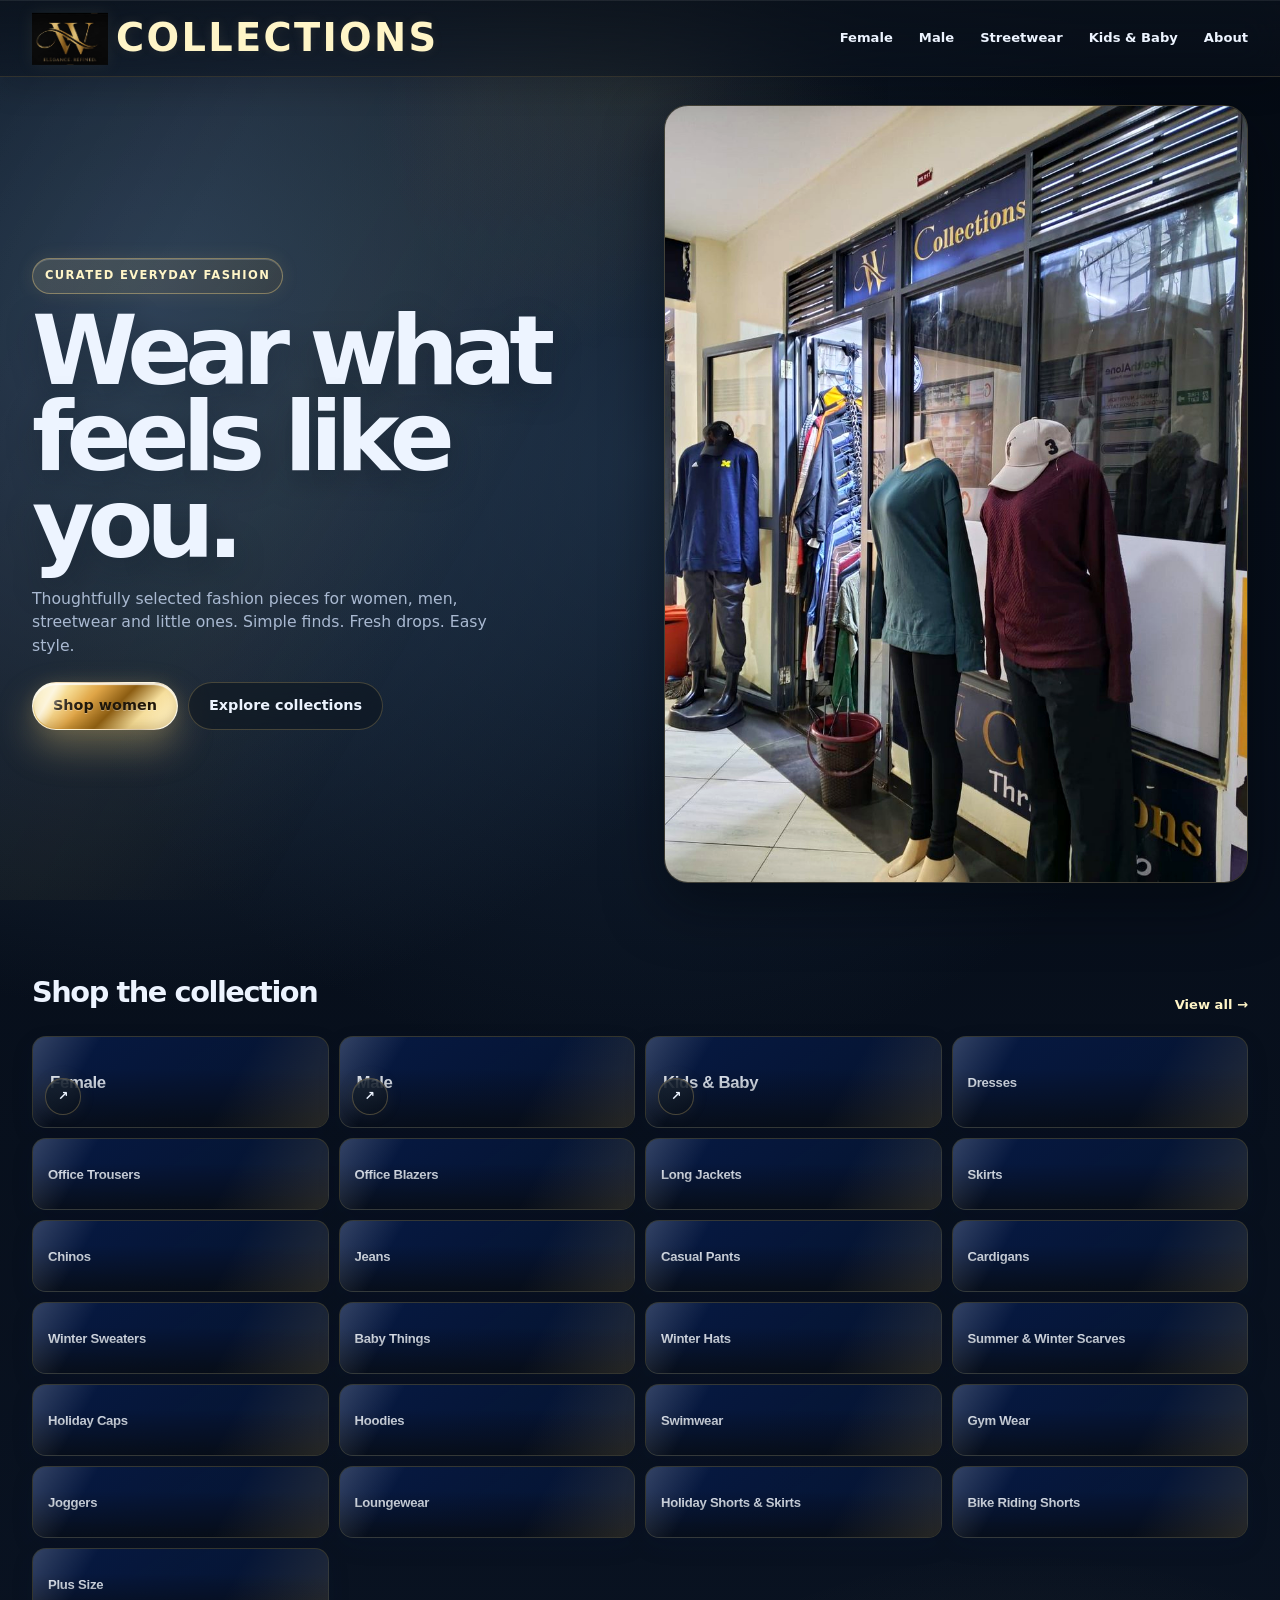
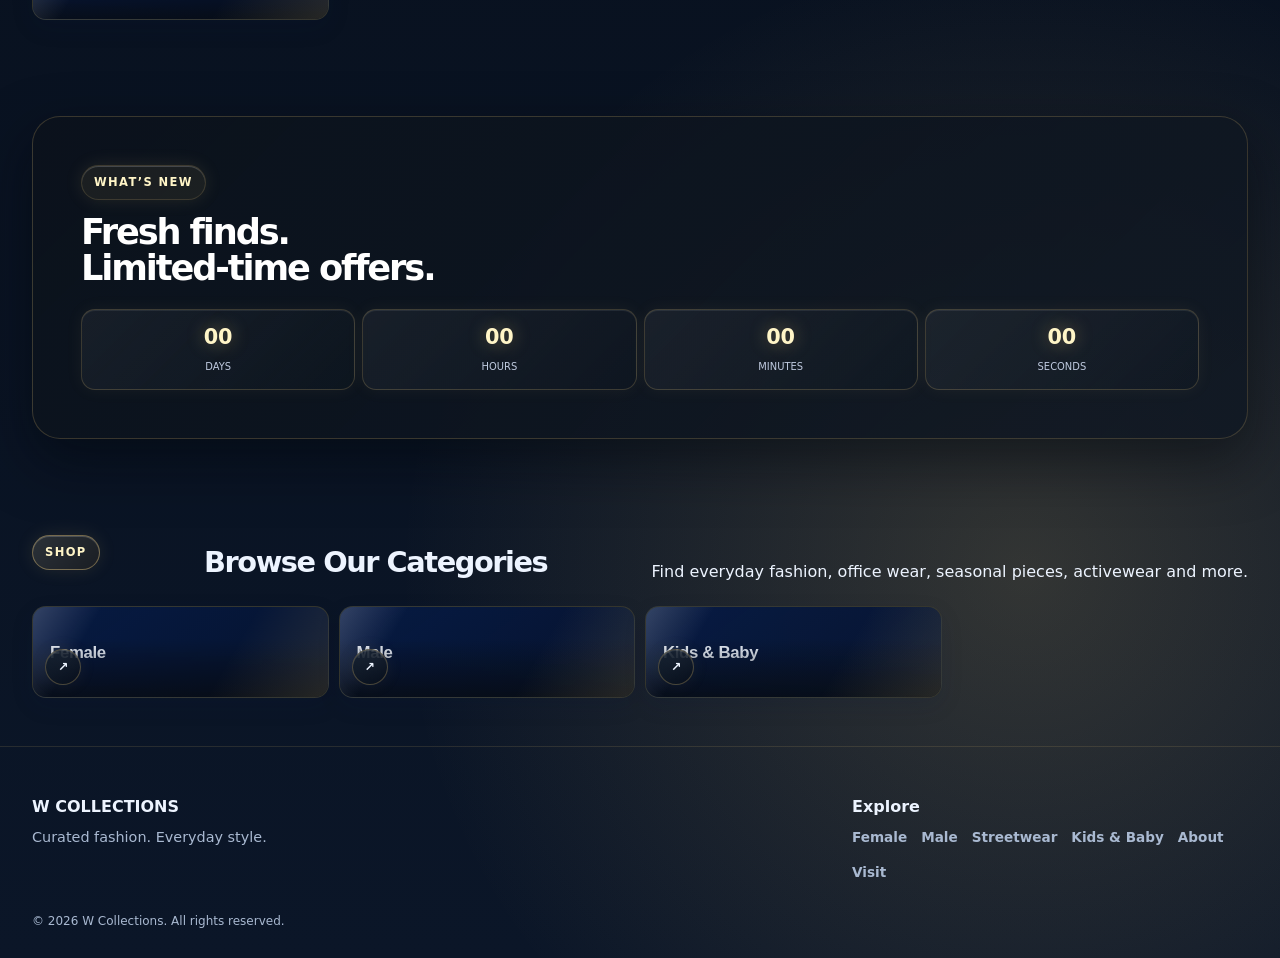
<file: index.html>
<!DOCTYPE html>
<html lang="en">
<head>
  <meta charset="UTF-8">
  <meta name="viewport" content="width=device-width, initial-scale=1.0">

  <title>W Collections — Curated Fashion</title>
  <meta name="description" content="Discover curated women's, men's, streetwear and children's fashion at W Collections.">

  <link rel="stylesheet" href="style.css">
</head>

<body>

<header class="site-header">
  <nav class="nav container" aria-label="Main navigation">
    <a href="index.html" class="logo brand-header" aria-label="W Collections home">
      <span class="brand-image-box">
        <img src="images/shop-logo.jpeg" alt="W Collections shop logo" class="brand-logo" />
      </span>
      <span class="brand-wordmark">COLLECTIONS</span>
    </a>

    <div class="nav-links">
      <a href="womens-clothing.html">Female</a>
      <a href="mens-clothes.html">Male</a>
      <a href="streetwear.html">Streetwear</a>
      <a href="childrens-clothing.html">Kids & Baby</a>
      <a href="about.html">About</a>
    </div>

    <button
      class="menu-btn"
      type="button"
      aria-label="Open navigation menu"
      aria-expanded="false"
      aria-controls="mobile-menu"
    >
      ☰
    </button>
  </nav>
</header>

<div class="mobile-menu" id="mobile-menu">
  <a href="womens-clothing.html">Female</a>
  <a href="mens-clothes.html">Male</a>
  <a href="streetwear.html">Streetwear</a>
  <a href="childrens-clothing.html">Kids & Baby</a>
  <a href="about.html">About</a>
  <a href="contact.html">Visit / Contact</a>
</div>

<main>

  <section class="hero">
    <div class="hero-grid container">

      <div class="hero-copy">
        <span class="eyebrow">Curated everyday fashion</span>

        <h1>
          Wear what feels like you.
        </h1>

        <p>
          Thoughtfully selected fashion pieces for women, men, streetwear
          and little ones. Simple finds. Fresh drops. Easy style.
        </p>

        <div class="hero-actions">
          <a href="womens-clothing.html" class="btn btn-primary">
            Shop women
          </a>

          <a href="#categories" class="btn btn-secondary">
            Explore collections
          </a>
        </div>
      </div>

      <div class="hero-media">
        <img
          src="images/storefront-1.jpg"
          alt="Featured fashion collection at W Collections"
        >
      </div>

    </div>
  </section>

  <section class="section" id="categories">
    <div class="container">

      <div class="section-heading">
        <h2>Shop the collection</h2>
        <a href="womens-clothing.html">View all →</a>
      </div>

      <div class="category-grid">
          <a class="category-card category-card--primary" href="womens-clothing.html"><span class="category-index">01</span><strong>Female</strong><span class="category-arrow">↗</span></a>
          <a class="category-card category-card--primary" href="mens-clothes.html"><span class="category-index">02</span><strong>Male</strong><span class="category-arrow">↗</span></a>
          <a class="category-card category-card--primary" href="childrens-clothing.html"><span class="category-index">03</span><strong>Kids & Baby</strong><span class="category-arrow">↗</span></a>
          <a class="category-card" href="womens-clothing.html"><strong>Dresses</strong></a>
          <a class="category-card" href="womens-clothing.html"><strong>Office Trousers</strong></a>
          <a class="category-card" href="womens-clothing.html"><strong>Office Blazers</strong></a>
          <a class="category-card" href="womens-clothing.html"><strong>Long Jackets</strong></a>
          <a class="category-card" href="womens-clothing.html"><strong>Skirts</strong></a>
          <a class="category-card" href="mens-clothes.html"><strong>Chinos</strong></a>
          <a class="category-card" href="mens-clothes.html"><strong>Jeans</strong></a>
          <a class="category-card" href="mens-clothes.html"><strong>Casual Pants</strong></a>
          <a class="category-card" href="womens-clothing.html"><strong>Cardigans</strong></a>
          <a class="category-card" href="womens-clothing.html"><strong>Winter Sweaters</strong></a>
          <a class="category-card" href="childrens-clothing.html"><strong>Baby Things</strong></a>
          <a class="category-card" href="womens-clothing.html"><strong>Winter Hats</strong></a>
          <a class="category-card" href="womens-clothing.html"><strong>Summer & Winter Scarves</strong></a>
          <a class="category-card" href="womens-clothing.html"><strong>Holiday Caps</strong></a>
          <a class="category-card" href="womens-clothing.html"><strong>Hoodies</strong></a>
          <a class="category-card" href="womens-clothing.html"><strong>Swimwear</strong></a>
          <a class="category-card" href="womens-clothing.html"><strong>Gym Wear</strong></a>
          <a class="category-card" href="womens-clothing.html"><strong>Joggers</strong></a>
          <a class="category-card" href="womens-clothing.html"><strong>Loungewear</strong></a>
          <a class="category-card" href="womens-clothing.html"><strong>Holiday Shorts & Skirts</strong></a>
          <a class="category-card" href="womens-clothing.html"><strong>Bike Riding Shorts</strong></a>
          <a class="category-card" href="womens-clothing.html"><strong>Plus Size</strong></a>
        </div>
    </div>
  </section>

  <section class="section">
    <div class="container">

      <div class="offers">
        <span class="eyebrow">What’s new</span>

        <h2>
          Fresh finds.<br>
          Limited-time offers.
        </h2>

        <div class="countdown" aria-label="Offer countdown">

          <div class="countdown-item">
            <strong id="days">00</strong>
            <span>Days</span>
          </div>

          <div class="countdown-item">
            <strong id="hours">00</strong>
            <span>Hours</span>
          </div>

          <div class="countdown-item">
            <strong id="minutes">00</strong>
            <span>Minutes</span>
          </div>

          <div class="countdown-item">
            <strong id="seconds">00</strong>
            <span>Seconds</span>
          </div>

        </div>

      </div>

    </div>
  </section>


    <section class="section" id="shop-categories">
      <div class="container">
        <div class="section-heading">
          <p class="eyebrow">SHOP</p>
          <h2>Browse Our Categories</h2>
          <p>Find everyday fashion, office wear, seasonal pieces, activewear and more.</p>
        </div>

        <div class="category-grid">
          <a class="category-card category-card--primary" href="womens-clothing.html">
            <span class="category-index">01</span>
            <strong>Female</strong>
            <span class="category-arrow">↗</span>
          </a>

          <a class="category-card category-card--primary" href="mens-clothes.html">
            <span class="category-index">02</span>
            <strong>Male</strong>
            <span class="category-arrow">↗</span>
          </a>

          <a class="category-card category-card--primary" href="childrens-clothing.html">
            <span class="category-index">03</span>
            <strong>Kids & Baby</strong>
            <span class="category-arrow">↗</span>
          </a>
        </div>
</div>
    </section>

</main>

<footer>
  <div class="container">

    <div class="footer-grid">

      <div>
        <div class="footer-title">W COLLECTIONS</div>
        <p class="footer-text">
          Curated fashion. Everyday style.
        </p>
      </div>

      <div>
        <div class="footer-title">Explore</div>

        <div class="footer-links">
          <a href="womens-clothing.html">Female</a>
          <a href="mens-clothes.html">Male</a>
          <a href="streetwear.html">Streetwear</a>
          <a href="childrens-clothing.html">Kids & Baby</a>
          <a href="about.html">About</a>
          <a href="contact.html">Visit</a>
        </div>
      </div>

    </div>

    <p class="copyright">
      © 2026 W Collections. All rights reserved.
    </p>

  </div>
</footer>

<script src="script.js"></script>

</body>
</html>
</file>
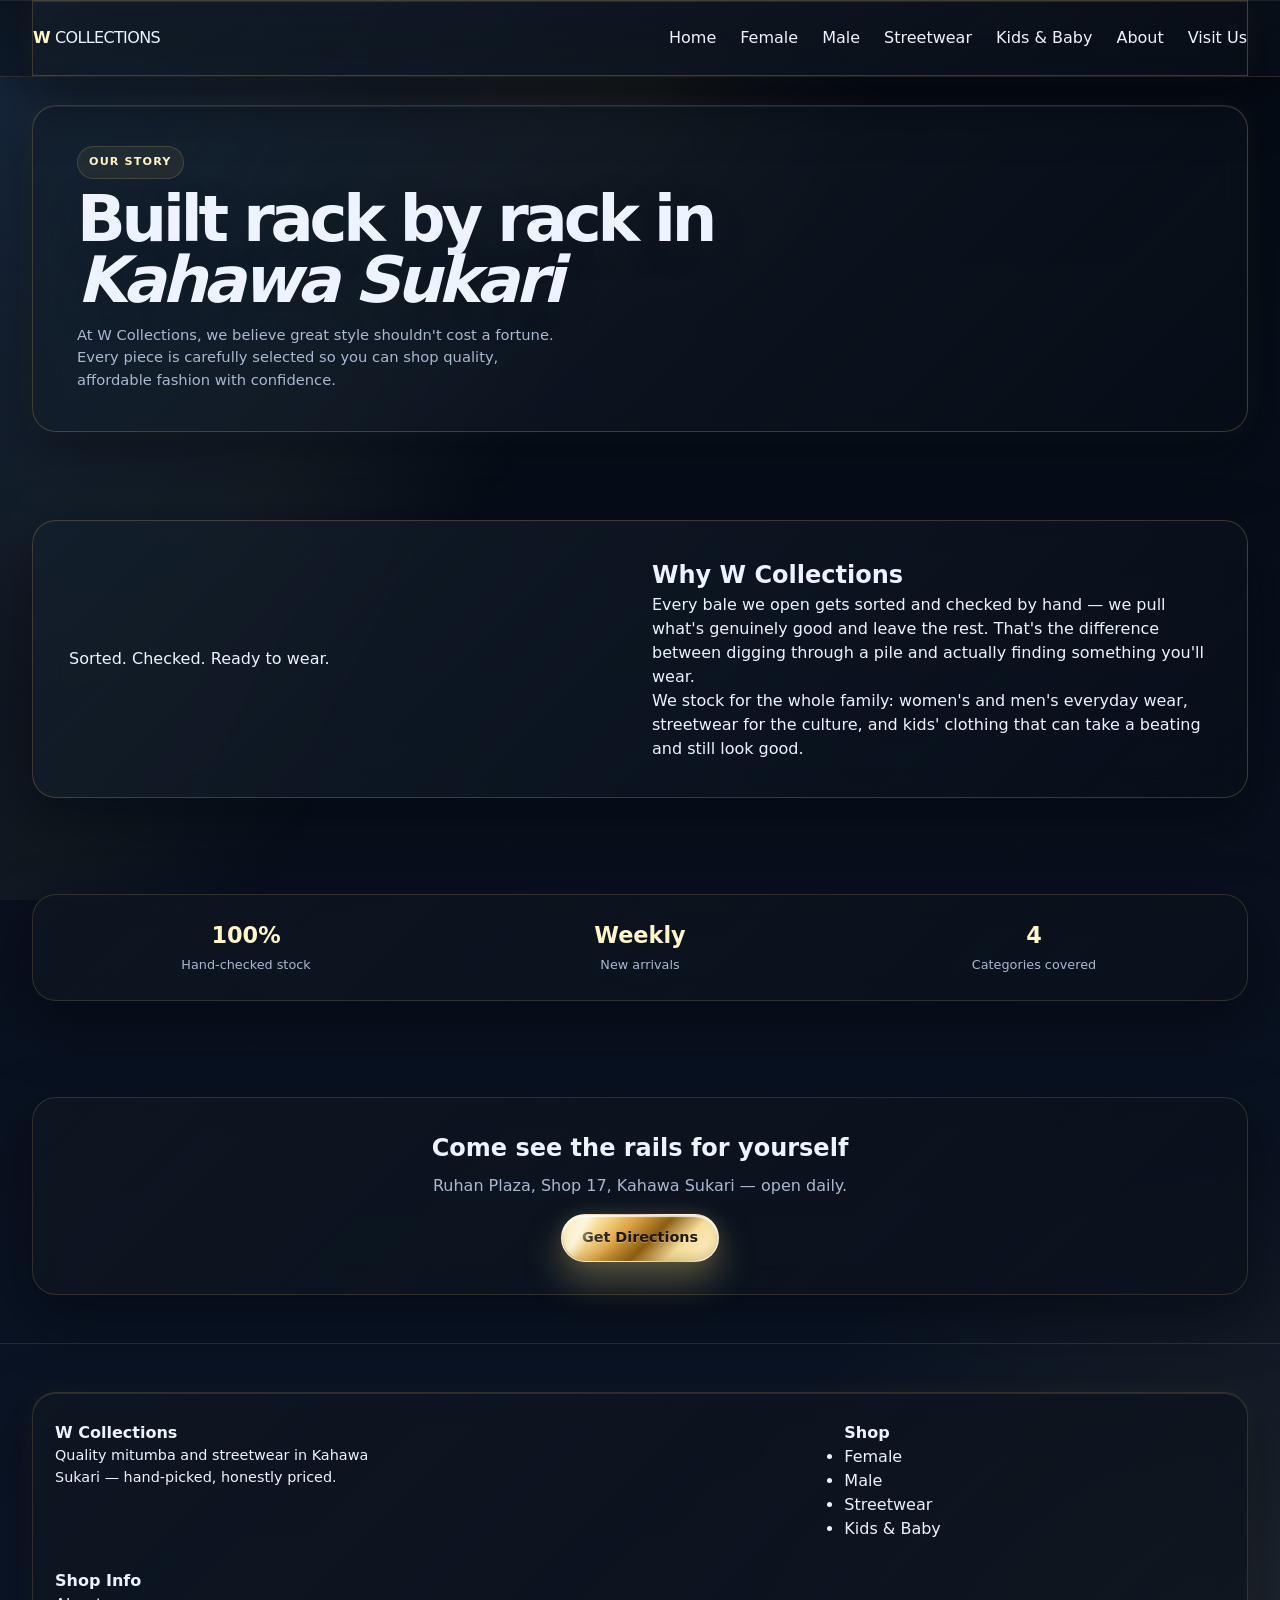
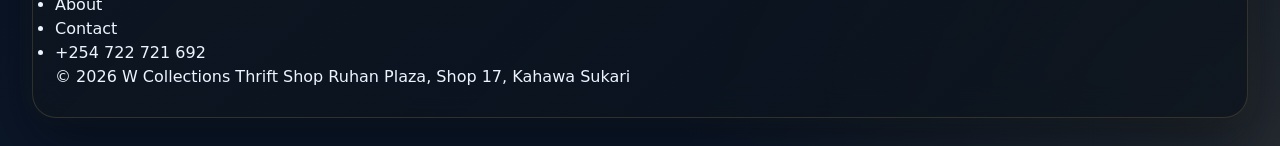
<file: about.html>
<!DOCTYPE html>
<html lang="en">
<head>
<meta charset="UTF-8">
<meta name="viewport" content="width=device-width, initial-scale=1.0">
<title>About Us | W Collections Thrift Shop</title>
<meta name="description" content="Meet W Collections Thrift Shop — Kahawa Sukari's spot for quality-checked, honestly priced mitumba and streetwear.">
<link rel="canonical" href="https://w-collections.vercel.app/about.html">
<link rel="stylesheet" href="style.css">
</head>
<body class="theme-bright">
<div class="orb-mid" aria-hidden="true"></div>

<header class="site-header">
  <div class="container">
    <div class="nav-shell glass">
      <a href="index.html" class="logo">W <span>Collections</span></a>
      <nav>
        <ul>
          <li><a href="index.html">Home</a></li>
          <li><a href="womens-clothing.html">Female</a></li>
          <li><a href="mens-clothes.html">Male</a></li>
          <li><a href="streetwear.html">Streetwear</a></li>
          <li><a href="childrens-clothing.html">Kids & Baby</a></li>
          <li><a href="about.html" class="active">About</a></li>
          <li><a href="contact.html" class="nav-cta">Visit Us</a></li>
        </ul>
      </nav>
      <button class="nav-toggle" aria-label="Toggle menu">☰</button>
    </div>
  </div>
</header>

<main>
  <section class="hero">
    <div class="container">
      <div class="hero-inner glass">
        <span class="hero-tag">Our Story</span>
        <h1>Built rack by rack in <em>Kahawa Sukari</em></h1>
        <p class="lead">At W Collections, we believe great style shouldn't cost a fortune. Every piece is carefully selected so you can shop quality, affordable fashion with confidence.</p>
      </div>
    </div>
  </section>

  <section class="section">
    <div class="container">
      <div class="split glass" style="padding:36px;">
        <div class="visual">Sorted. Checked. Ready to wear.</div>
        <div class="copy">
          <h2>Why W Collections</h2>
          <p>Every bale we open gets sorted and checked by hand — we pull what's genuinely good and leave the rest. That's the difference between digging through a pile and actually finding something you'll wear.</p>
          <p>We stock for the whole family: women's and men's everyday wear, streetwear for the culture, and kids' clothing that can take a beating and still look good.</p>
        </div>
      </div>
    </div>
  </section>

  <section class="section">
    <div class="container">
      <div class="stat-row glass">
        <div class="stat"><b>100%</b><span>Hand-checked stock</span></div>
        <div class="stat"><b>Weekly</b><span>New arrivals</span></div>
        <div class="stat"><b>4</b><span>Categories covered</span></div>
      </div>
    </div>
  </section>

  <section class="section">
    <div class="container">
      <div class="cta-band glass">
        <h2>Come see the rails for yourself</h2>
        <p>Ruhan Plaza, Shop 17, Kahawa Sukari — open daily.</p>
        <a href="contact.html" class="btn btn-primary">Get Directions</a>
      </div>
    </div>
  </section>
</main>

<footer>
  <div class="container">
    <div class="footer-inner glass">
      <div class="footer-grid">
        <div>
          <h4>W Collections</h4>
          <p style="color:var(--text-muted); font-size:0.9rem; max-width:320px;">Quality mitumba and streetwear in Kahawa Sukari — hand-picked, honestly priced.</p>
        </div>
        <div>
          <h4>Shop</h4>
          <ul>
            <li><a href="womens-clothing.html">Female</a></li>
            <li><a href="mens-clothes.html">Male</a></li>
            <li><a href="streetwear.html">Streetwear</a></li>
            <li><a href="childrens-clothing.html">Kids & Baby</a></li>
          </ul>
        </div>
        <div>
          <h4>Shop Info</h4>
          <ul>
            <li><a href="about.html">About</a></li>
            <li><a href="contact.html">Contact</a></li>
            <li><a href="tel:+254722721692">+254 722 721 692</a></li>
          </ul>
        </div>
      </div>
      <div class="footer-bottom">
        <span>© 2026 W Collections Thrift Shop</span>
        <span>Ruhan Plaza, Shop 17, Kahawa Sukari</span>
      </div>
    </div>
  </div>
</footer>

<script src="script.js"></script>
</body>
</html>
</file>
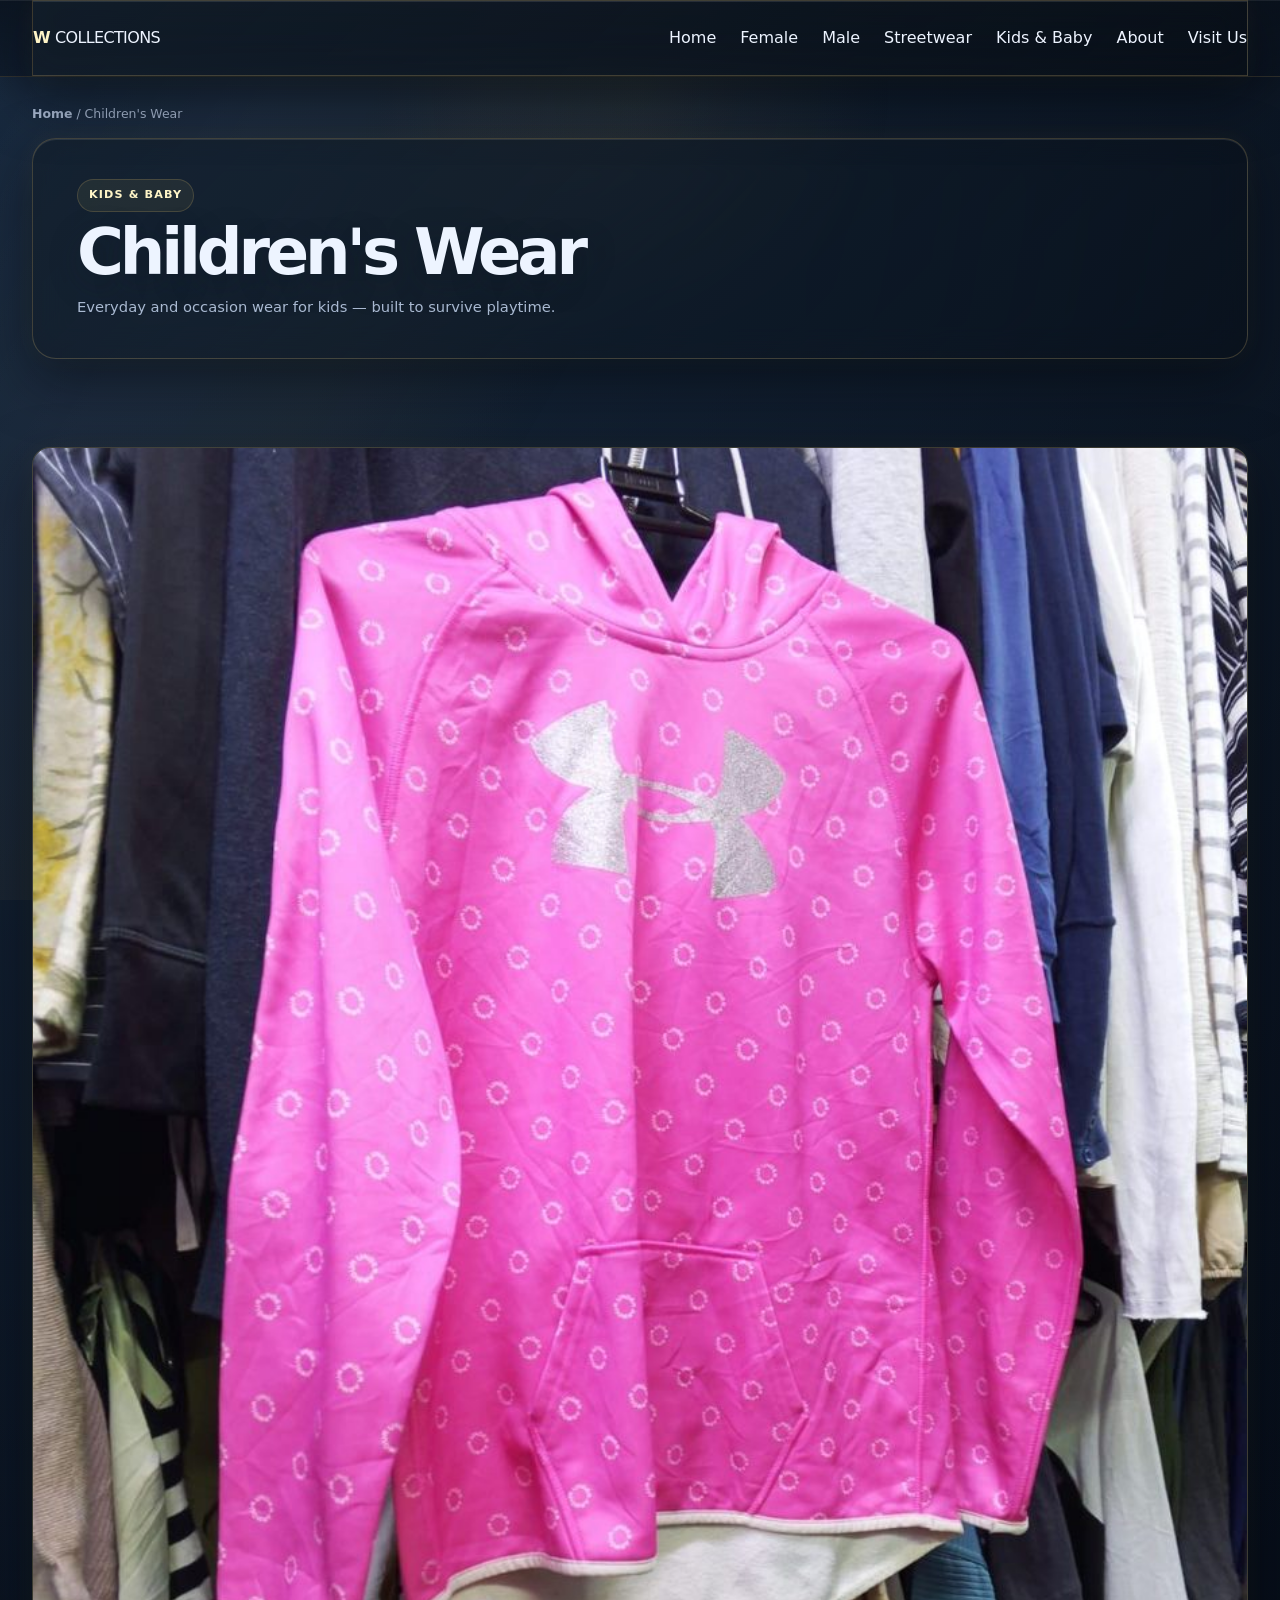
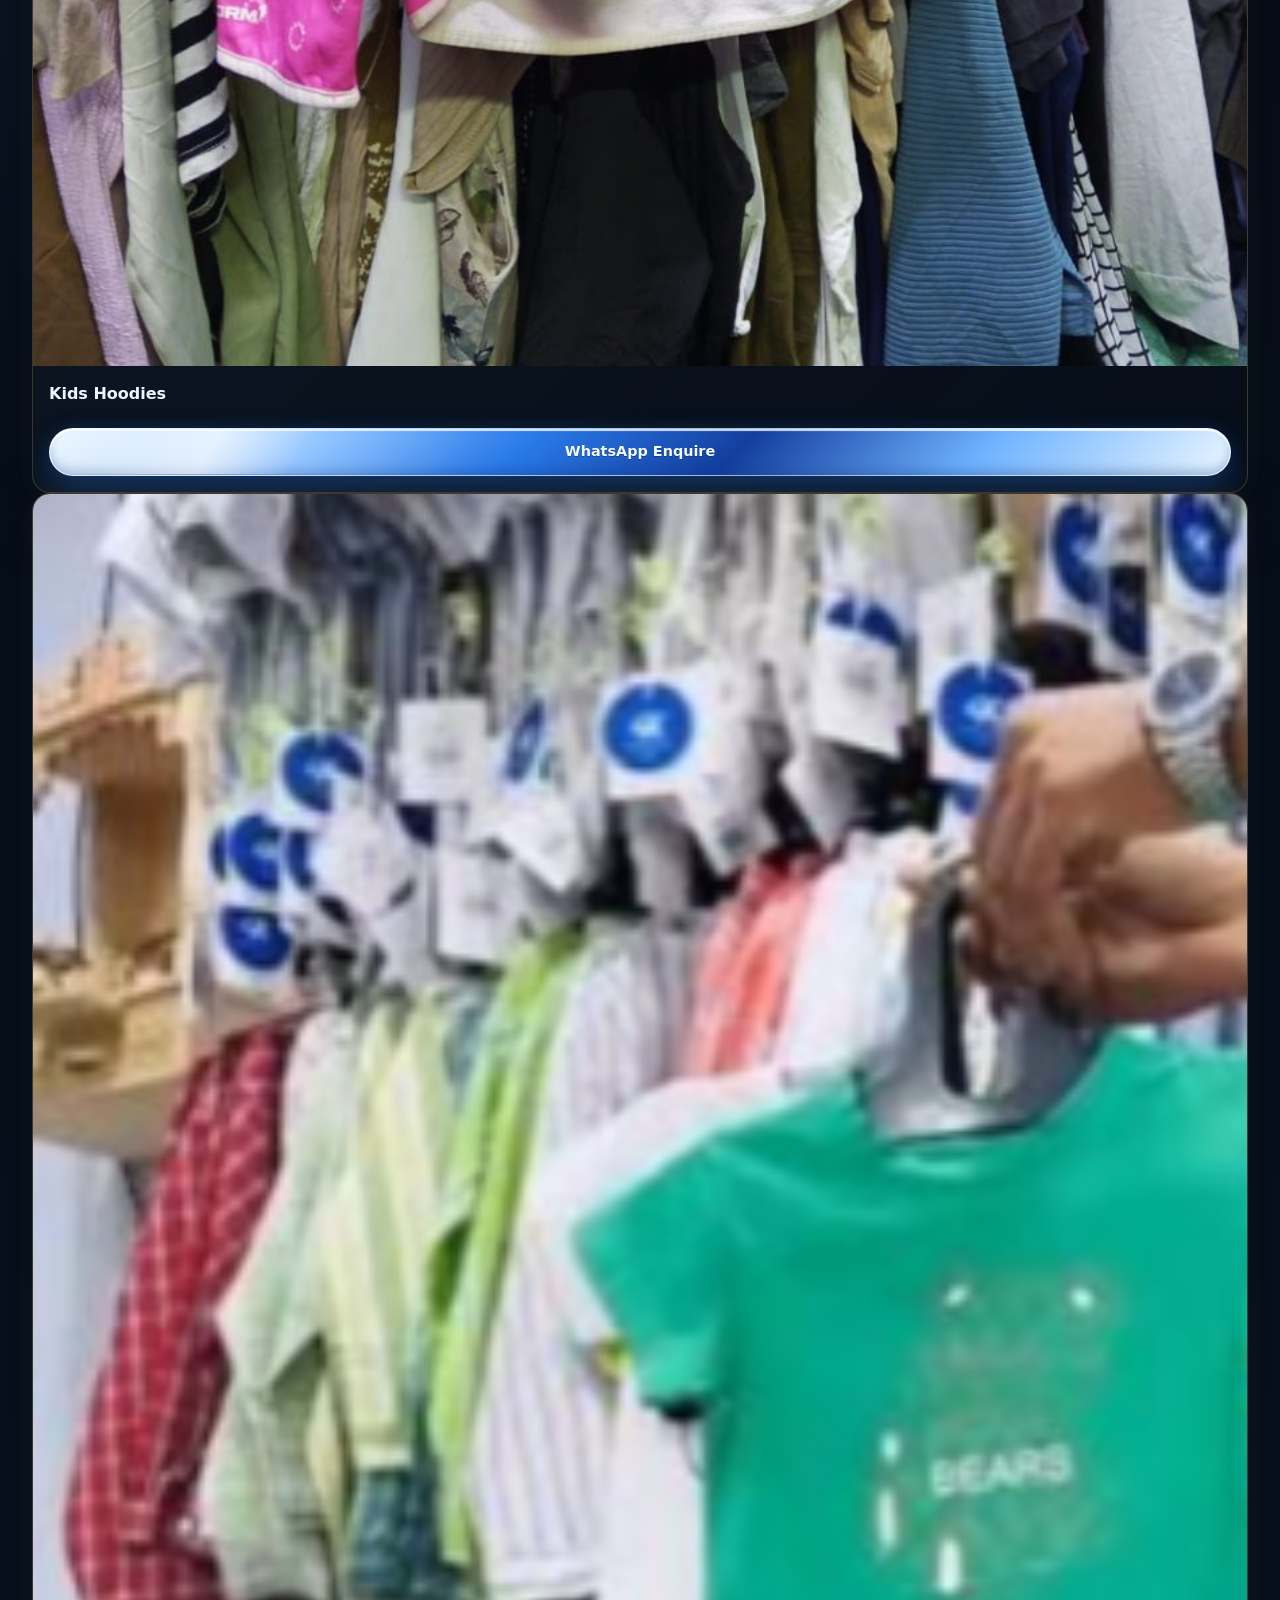
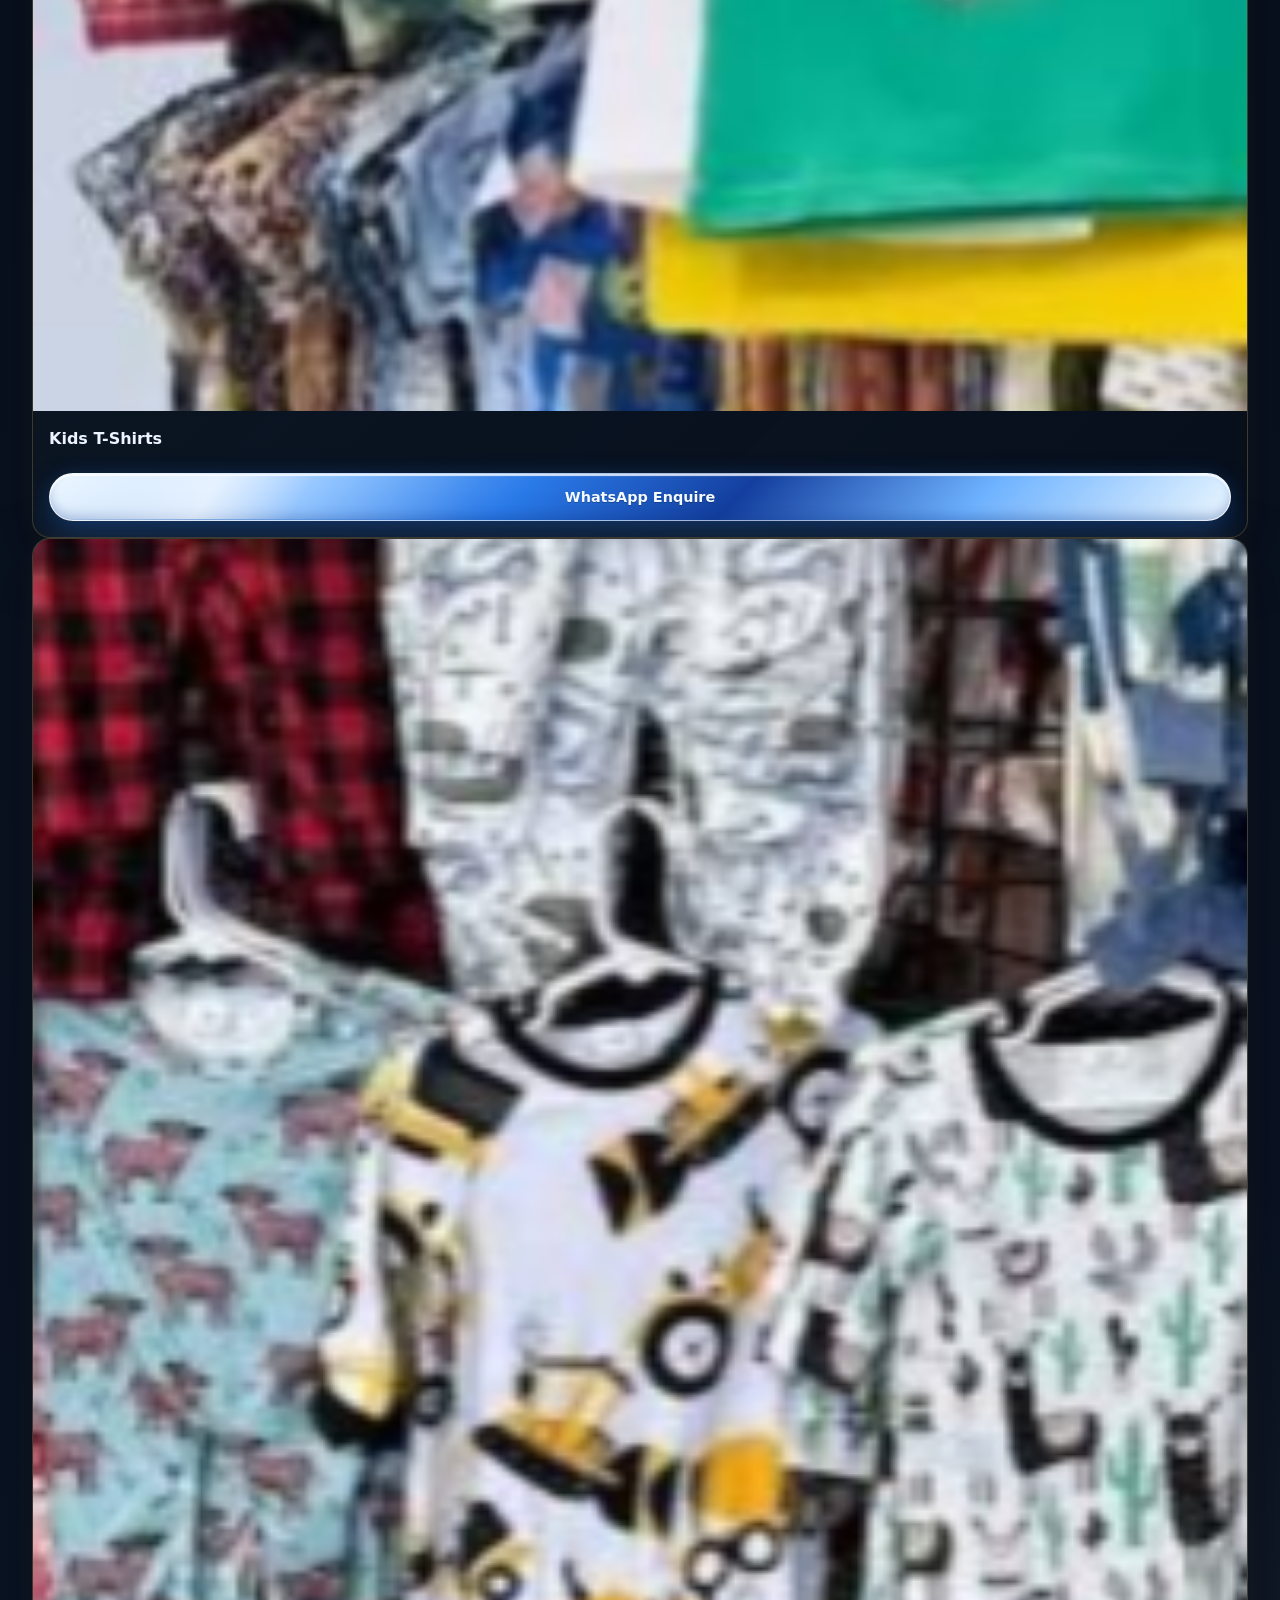
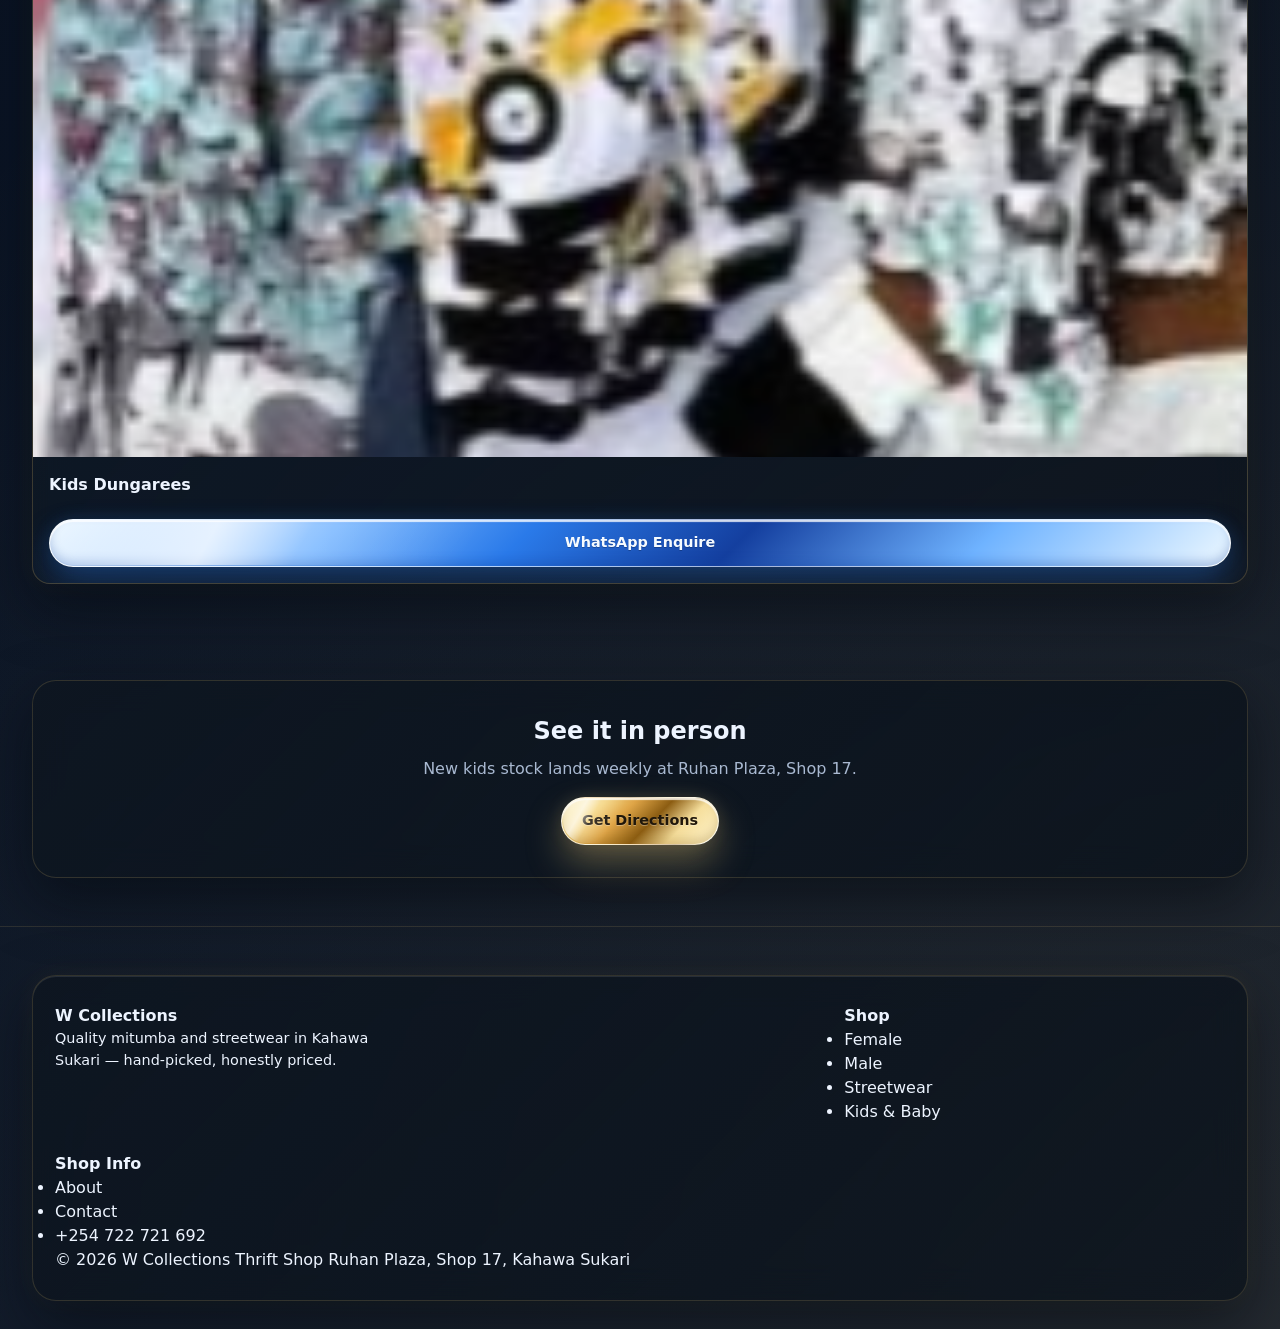
<file: childrens-clothing.html>
<!DOCTYPE html>
<html lang="en">
<head>
<meta charset="UTF-8">
<meta name="viewport" content="width=device-width, initial-scale=1.0">
<title>Children's Wear | W Collections Thrift Shop</title>
<meta name="description" content="Shop children's wear at W Collections Thrift Shop, Kahawa Sukari. Everyday and occasion wear for kids — built to survive playtime.">
<link rel="canonical" href="https://w-collections.vercel.app/childrens-clothing.html">
<link rel="stylesheet" href="style.css">
</head>
<body class="theme-dark kids-page">
<div class="orb-mid" aria-hidden="true"></div>

<header class="site-header">
  <div class="container">
    <div class="nav-shell glass">
      <a href="index.html" class="logo">W <span>Collections</span></a>
      <nav>
        <ul>
          <li><a href="index.html">Home</a></li>
          <li><a href="womens-clothing.html">Female</a></li>
          <li><a href="mens-clothes.html">Male</a></li>
          <li><a href="streetwear.html">Streetwear</a></li>
          <li><a href="childrens-clothing.html" class="active">Kids & Baby</a></li>
          <li><a href="about.html">About</a></li>
          <li><a href="contact.html" class="nav-cta">Visit Us</a></li>
        </ul>
      </nav>
      <button class="nav-toggle" aria-label="Toggle menu">☰</button>
    </div>
  </div>
</header>

<main>
  <section class="hero">
    <div class="container">
      <div class="breadcrumb"><a href="index.html">Home</a> / Children's Wear</div>
      <div class="hero-inner glass" style="text-align:left; padding:40px 44px;">
        <span class="hero-tag">Kids & Baby</span>
        <h1 style="font-size:clamp(1.8rem,4vw,2.8rem);">Children's Wear</h1>
        <p class="lead" style="margin:0;">Everyday and occasion wear for kids — built to survive playtime.</p>
      </div>
    </div>
  </section>

  <section class="section">
    <div class="container">
      
      <div class="product-card glass">
  <img loading="lazy" decoding="async" src="images/children-1.jpg" alt="Kids Hoodies" class="product-image">

  <div class="p-body">
    <h4>Kids Hoodies</h4>

    <a
      class="btn btn-primary"
      href="https://wa.me/254722721692?text=Hi%20W%20Collections,%20I'm%20interested%20in%20the%20Kids%20Casual%20Outfit."
      target="_blank"
      rel="noopener">
      WhatsApp Enquire
    </a>
  </div>
</div>

<div class="product-card glass">
  <img loading="lazy" decoding="async" src="images/children-2.png" alt="Kids T-Shirts" class="product-image">

  <div class="p-body">
    <h4>Kids T-Shirts</h4>

    <a
      class="btn btn-primary"
      href="https://wa.me/254722721692?text=Hi%20W%20Collections,%20I'm%20interested%20in%20the%20Children%27s%20Fashion%20Set."
      target="_blank"
      rel="noopener">
      WhatsApp Enquire
    </a>
  </div>
</div>

<div class="product-card glass">
  <img loading="lazy" decoding="async" src="images/children-3.png" alt="Kids Dungarees" class="product-image">

  <div class="p-body">
    <h4>Kids Dungarees</h4>

    <a
      class="btn btn-primary"
      href="https://wa.me/254722721692?text=Hi%20W%20Collections,%20I'm%20interested%20in%20the%20Junior%20Outfit."
      target="_blank"
      rel="noopener">
      WhatsApp Enquire
    </a>
  </div>
</div>
    </div>
  </section>

  <section class="section">
    <div class="container">
      <div class="cta-band glass">
        <h2>See it in person</h2>
        <p>New kids stock lands weekly at Ruhan Plaza, Shop 17.</p>
        <a href="contact.html" class="btn btn-primary">Get Directions</a>
      </div>
    </div>
  </section>
</main>

<footer>
  <div class="container">
    <div class="footer-inner glass">
      <div class="footer-grid">
        <div>
          <h4>W Collections</h4>
          <p style="color:var(--text-muted); font-size:0.9rem; max-width:320px;">Quality mitumba and streetwear in Kahawa Sukari — hand-picked, honestly priced.</p>
        </div>
        <div>
          <h4>Shop</h4>
          <ul>
            <li><a href="womens-clothing.html">Female</a></li>
            <li><a href="mens-clothes.html">Male</a></li>
            <li><a href="streetwear.html">Streetwear</a></li>
            <li><a href="childrens-clothing.html">Kids & Baby</a></li>
          </ul>
        </div>
        <div>
          <h4>Shop Info</h4>
          <ul>
            <li><a href="about.html">About</a></li>
            <li><a href="contact.html">Contact</a></li>
            <li><a href="tel:+254722721692">+254 722 721 692</a></li>
          </ul>
        </div>
      </div>
      <div class="footer-bottom">
        <span>© 2026 W Collections Thrift Shop</span>
        <span>Ruhan Plaza, Shop 17, Kahawa Sukari</span>
      </div>
    </div>
  </div>
</footer>

<script src="script.js"></script>
</body>
</html>
</file>
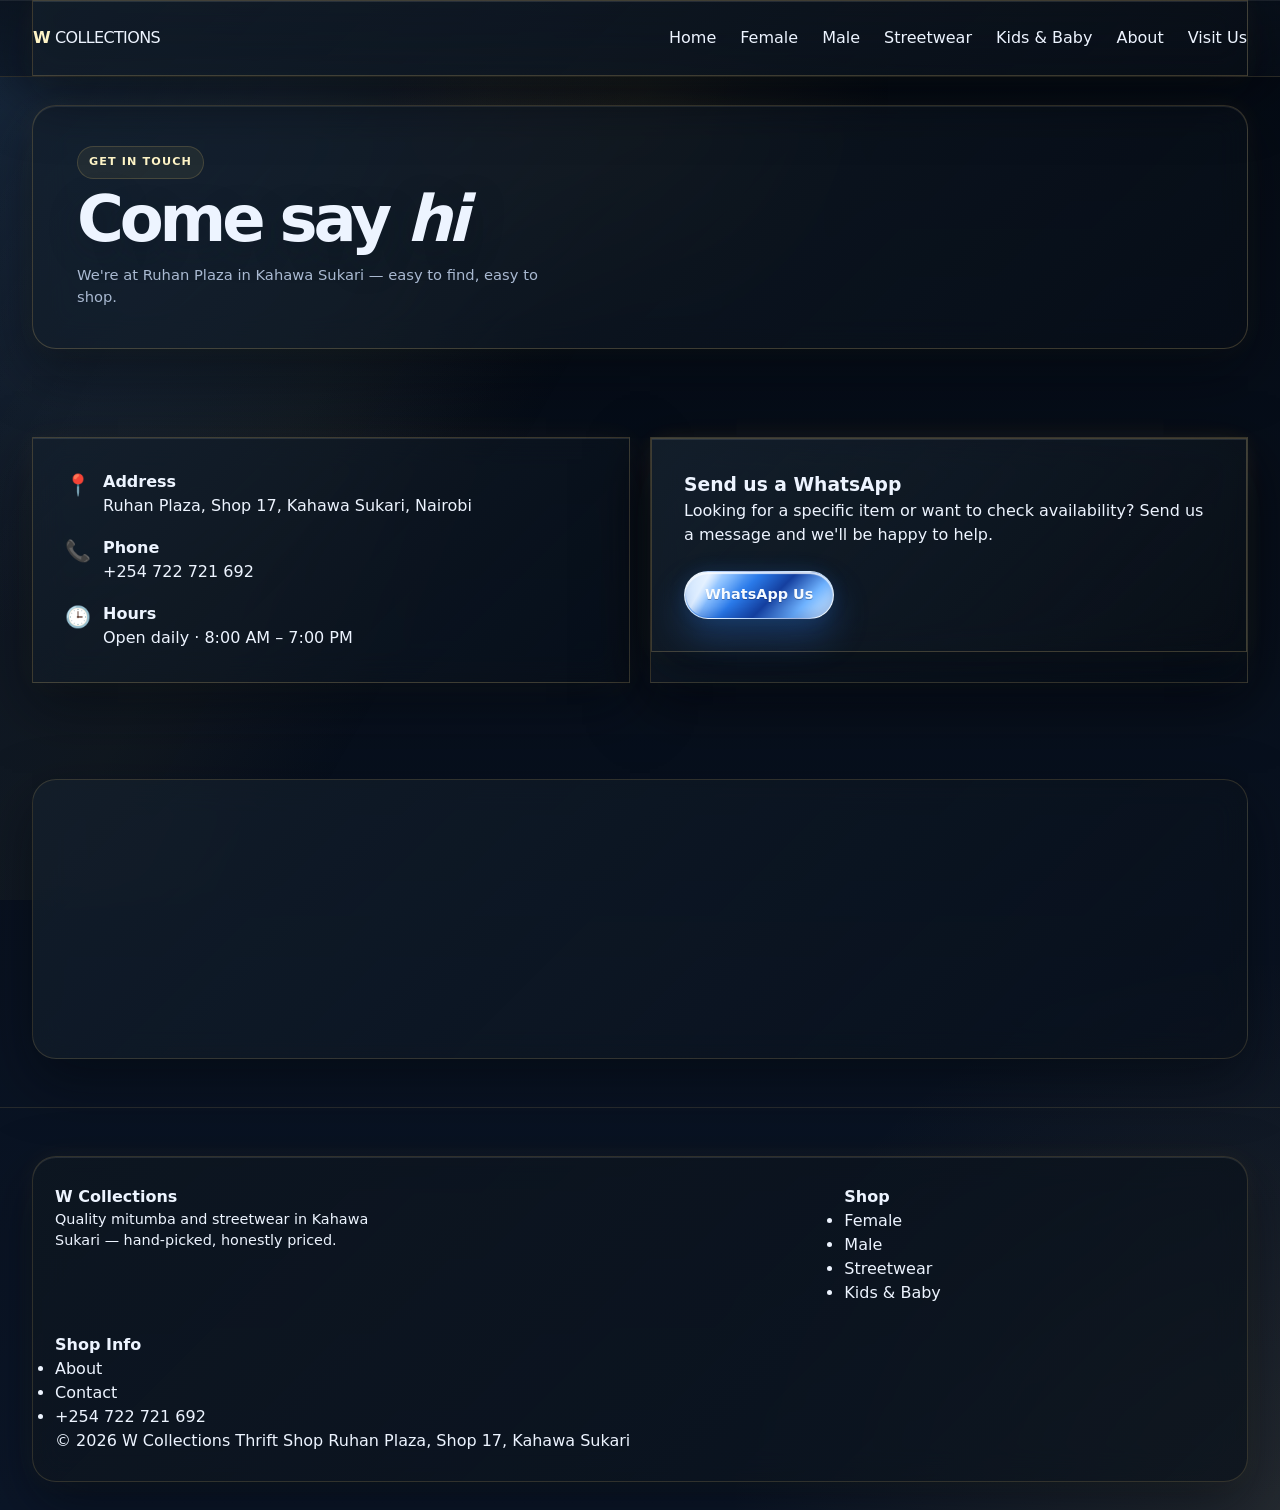
<file: contact.html>
<!DOCTYPE html>
<html lang="en">
<head>
<meta charset="UTF-8">
<meta name="viewport" content="width=device-width, initial-scale=1.0">
<title>Contact & Location | W Collections Thrift Shop</title>
<meta name="description" content="Visit W Collections Thrift Shop at Ruhan Plaza, Shop 17, Kahawa Sukari. Call +254 722 721 692 or send us a message.">
<link rel="canonical" href="https://w-collections.vercel.app/contact.html">
<link rel="stylesheet" href="style.css">
</head>
<body class="theme-dark">
<div class="orb-mid" aria-hidden="true"></div>

<header class="site-header">
  <div class="container">
    <div class="nav-shell glass">
      <a href="index.html" class="logo">W <span>Collections</span></a>
      <nav>
        <ul>
          <li><a href="index.html">Home</a></li>
          <li><a href="womens-clothing.html">Female</a></li>
          <li><a href="mens-clothes.html">Male</a></li>
          <li><a href="streetwear.html">Streetwear</a></li>
          <li><a href="childrens-clothing.html">Kids & Baby</a></li>
          <li><a href="about.html">About</a></li>
          <li><a href="contact.html" class="nav-cta active">Visit Us</a></li>
        </ul>
      </nav>
      <button class="nav-toggle" aria-label="Toggle menu">☰</button>
    </div>
  </div>
</header>

<main>
  <section class="hero">
    <div class="container">
      <div class="hero-inner glass">
        <span class="hero-tag">Get In Touch</span>
        <h1>Come say <em>hi</em></h1>
        <p class="lead">We're at Ruhan Plaza in Kahawa Sukari — easy to find, easy to shop.</p>
      </div>
    </div>
  </section>

  <section class="section">
    <div class="container">
      <div class="contact-grid">
        <div class="glass" style="padding:32px;">
          <ul class="info-list">
            <li>
              <div class="ic">📍</div>
              <div>
                <h4>Address</h4>
                <p>Ruhan Plaza, Shop 17, Kahawa Sukari, Nairobi</p>
              </div>
            </li>
            <li>
              <div class="ic">📞</div>
              <div>
                <h4>Phone</h4>
                <p><a href="tel:+254722721692">+254 722 721 692</a></p>
              </div>
            </li>
            <li>
              <div class="ic">🕒</div>
              <div>
                <h4>Hours</h4>
                <p>Open daily · 8:00 AM – 7:00 PM</p>
              </div>
            </li>
          </ul>
        </div>

        <form class="contact-form glass">
          <div class="contact-form glass" style="padding:32px;">
  <h3>Send us a WhatsApp</h3>

  <p style="margin-bottom:1.5rem;">
    Looking for a specific item or want to check availability? Send us a message and we'll be happy to help.
  </p>

  <a
    href="https://wa.me/254722721692"
    class="btn btn-primary"
    target="_blank"
    rel="noopener">
    WhatsApp Us
  </a>
</div>
        </form>
      </div>
    </div>
  </section>

  <section class="section">
    <div class="container">
      <div class="glass map-embed">
        <iframe
          src="https://www.google.com/maps?q=Ruhan+Plaza+Kahawa+Sukari&output=embed"
          allowfullscreen loading="lazy" title="W Collections location map"></iframe>
      </div>
    </div>
  </section>
</main>

<footer>
  <div class="container">
    <div class="footer-inner glass">
      <div class="footer-grid">
        <div>
          <h4>W Collections</h4>
          <p style="color:var(--text-muted); font-size:0.9rem; max-width:320px;">Quality mitumba and streetwear in Kahawa Sukari — hand-picked, honestly priced.</p>
        </div>
        <div>
          <h4>Shop</h4>
          <ul>
            <li><a href="womens-clothing.html">Female</a></li>
            <li><a href="mens-clothes.html">Male</a></li>
            <li><a href="streetwear.html">Streetwear</a></li>
            <li><a href="childrens-clothing.html">Kids & Baby</a></li>
          </ul>
        </div>
        <div>
          <h4>Shop Info</h4>
          <ul>
            <li><a href="about.html">About</a></li>
            <li><a href="contact.html">Contact</a></li>
            <li><a href="tel:+254722721692">+254 722 721 692</a></li>
          </ul>
        </div>
      </div>
      <div class="footer-bottom">
        <span>© 2026 W Collections Thrift Shop</span>
        <span>Ruhan Plaza, Shop 17, Kahawa Sukari</span>
      </div>
    </div>
  </div>
</footer>

<script src="script.js"></script>
</body>
</html>
</file>
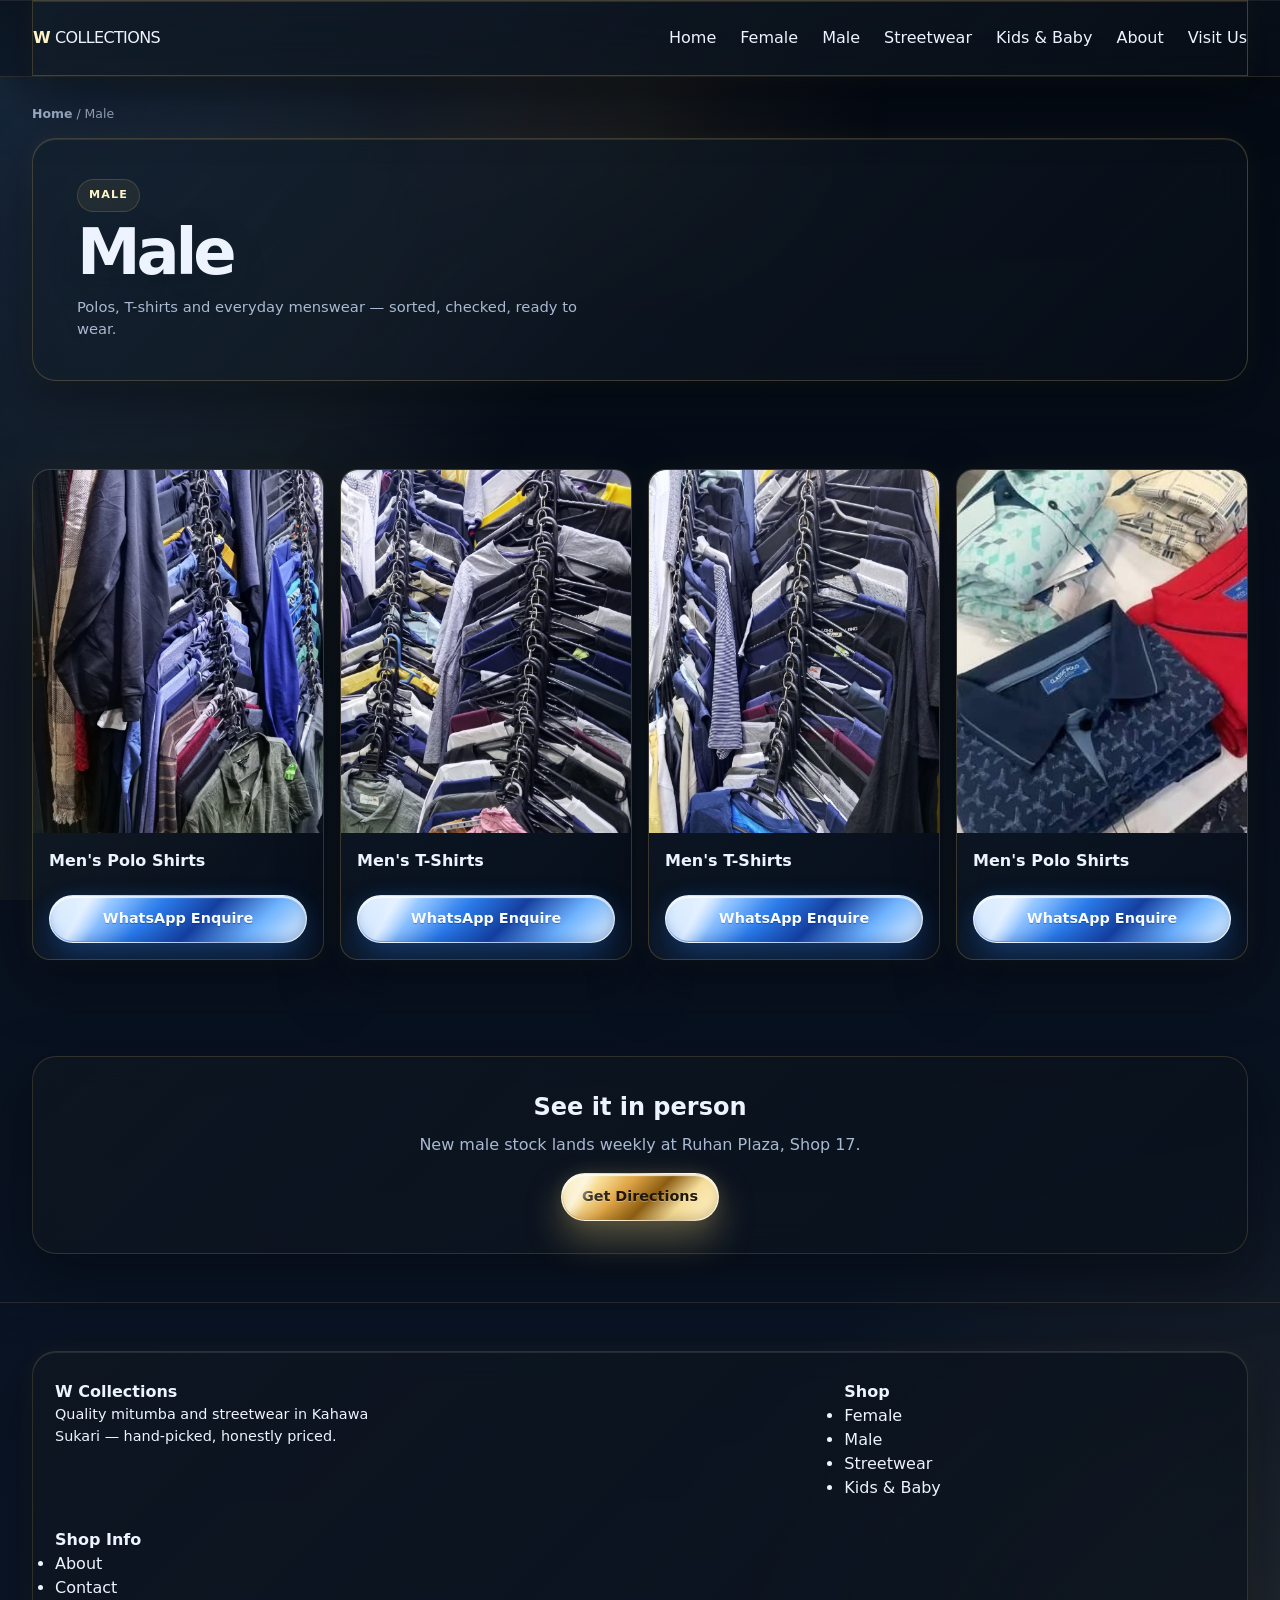
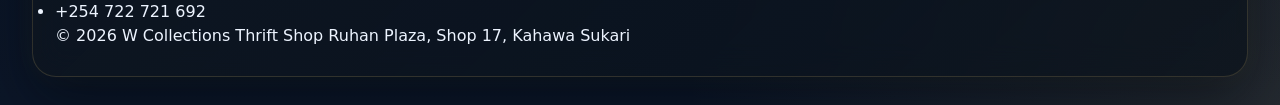
<file: mens-clothes.html>
<!DOCTYPE html>
<html lang="en">
<head>
<meta charset="UTF-8">
<meta name="viewport" content="width=device-width, initial-scale=1.0">
<title>Male Clothing | W Collections Thrift Shop</title>
<meta name="description" content="Shop male clothing at W Collections Thrift Shop, Kahawa Sukari. Polos, T-shirts and everyday menswear.">
<link rel="canonical" href="https://w-collections.vercel.app/mens-clothes.html">
<link rel="stylesheet" href="style.css">
</head>
<body class="theme-dark">
<div class="orb-mid" aria-hidden="true"></div>

<header class="site-header">
  <div class="container">
    <div class="nav-shell glass">
      <a href="index.html" class="logo">W <span>Collections</span></a>
      <nav>
        <ul>
          <li><a href="index.html">Home</a></li>
          <li><a href="womens-clothing.html">Female</a></li>
          <li><a href="mens-clothes.html" class="active">Male</a></li>
          <li><a href="streetwear.html">Streetwear</a></li>
          <li><a href="childrens-clothing.html">Kids & Baby</a></li>
          <li><a href="about.html">About</a></li>
          <li><a href="contact.html" class="nav-cta">Visit Us</a></li>
        </ul>
      </nav>
      <button class="nav-toggle" aria-label="Toggle menu">☰</button>
    </div>
  </div>
</header>

<main>
  <section class="hero">
    <div class="container">
      <div class="breadcrumb"><a href="index.html">Home</a> / Male</div>
      <div class="hero-inner glass" style="text-align:left; padding:40px 44px;">
        <span class="hero-tag">Male</span>
        <h1 style="font-size:clamp(1.8rem,4vw,2.8rem);">Male</h1>
        <p class="lead" style="margin:0;">Polos, T-shirts and everyday menswear — sorted, checked, ready to wear.</p>
      </div>
    </div>
  </section>

  <section class="section">
    <div class="container">
      <div class="product-grid">

<div class="product-card glass">
  <img loading="lazy" decoding="async" src="images/men-1.jpg" alt="Men's polo shirts" class="product-image">
  <div class="p-body">
    <h4>Men's Polo Shirts</h4>
    <a class="btn btn-primary" href="https://wa.me/254722721692?text=Hi%20W%20Collections,%20I'm%20interested%20in%20the%20Men%27s%20Polos." target="_blank" rel="noopener">WhatsApp Enquire</a>
  </div>
</div>

<div class="product-card glass">
  <img loading="lazy" decoding="async" src="images/men-2.jpg" alt="Men's T-shirts" class="product-image">
  <div class="p-body">
    <h4>Men's T-Shirts</h4>
    <a class="btn btn-primary" href="https://wa.me/254722721692?text=Hi%20W%20Collections,%20I'm%20interested%20in%20the%20Men%27s%20T-Shirts." target="_blank" rel="noopener">WhatsApp Enquire</a>
  </div>
</div>

<div class="product-card glass">
  <img loading="lazy" decoding="async" src="images/item1.jpg" alt="Men's T-shirt collection" class="product-image">
  <div class="p-body">
    <h4>Men's T-Shirts</h4>
    <a class="btn btn-primary" href="https://wa.me/254722721692?text=Hi%20W%20Collections,%20I'm%20interested%20in%20the%20T-Shirt%20Collection." target="_blank" rel="noopener">WhatsApp Enquire</a>
  </div>
</div>

<div class="product-card glass">
  <img loading="lazy" decoding="async" src="images/streetwear-4.jpg" alt="Men's polo collection" class="product-image">
  <div class="p-body">
    <h4>Men's Polo Shirts</h4>
    <a class="btn btn-primary" href="https://wa.me/254722721692?text=Hi%20W%20Collections,%20I'm%20interested%20in%20the%20Men%27s%20Polo%20Collection." target="_blank" rel="noopener">WhatsApp Enquire</a>
  </div>
</div>

</div>
    </div>
  </section>

  <section class="section">
    <div class="container">
      <div class="cta-band glass">
        <h2>See it in person</h2>
        <p>New male stock lands weekly at Ruhan Plaza, Shop 17.</p>
        <a href="contact.html" class="btn btn-primary">Get Directions</a>
      </div>
    </div>
  </section>
</main>

<footer>
  <div class="container">
    <div class="footer-inner glass">
      <div class="footer-grid">
        <div>
          <h4>W Collections</h4>
          <p style="color:var(--text-muted); font-size:0.9rem; max-width:320px;">Quality mitumba and streetwear in Kahawa Sukari — hand-picked, honestly priced.</p>
        </div>
        <div>
          <h4>Shop</h4>
          <ul>
            <li><a href="womens-clothing.html">Female</a></li>
            <li><a href="mens-clothes.html">Male</a></li>
            <li><a href="streetwear.html">Streetwear</a></li>
            <li><a href="childrens-clothing.html">Kids & Baby</a></li>
          </ul>
        </div>
        <div>
          <h4>Shop Info</h4>
          <ul>
            <li><a href="about.html">About</a></li>
            <li><a href="contact.html">Contact</a></li>
            <li><a href="tel:+254722721692">+254 722 721 692</a></li>
          </ul>
        </div>
      </div>
      <div class="footer-bottom">
        <span>© 2026 W Collections Thrift Shop</span>
        <span>Ruhan Plaza, Shop 17, Kahawa Sukari</span>
      </div>
    </div>
  </div>
</footer>

<script src="script.js"></script>
</body>
</html>
</file>
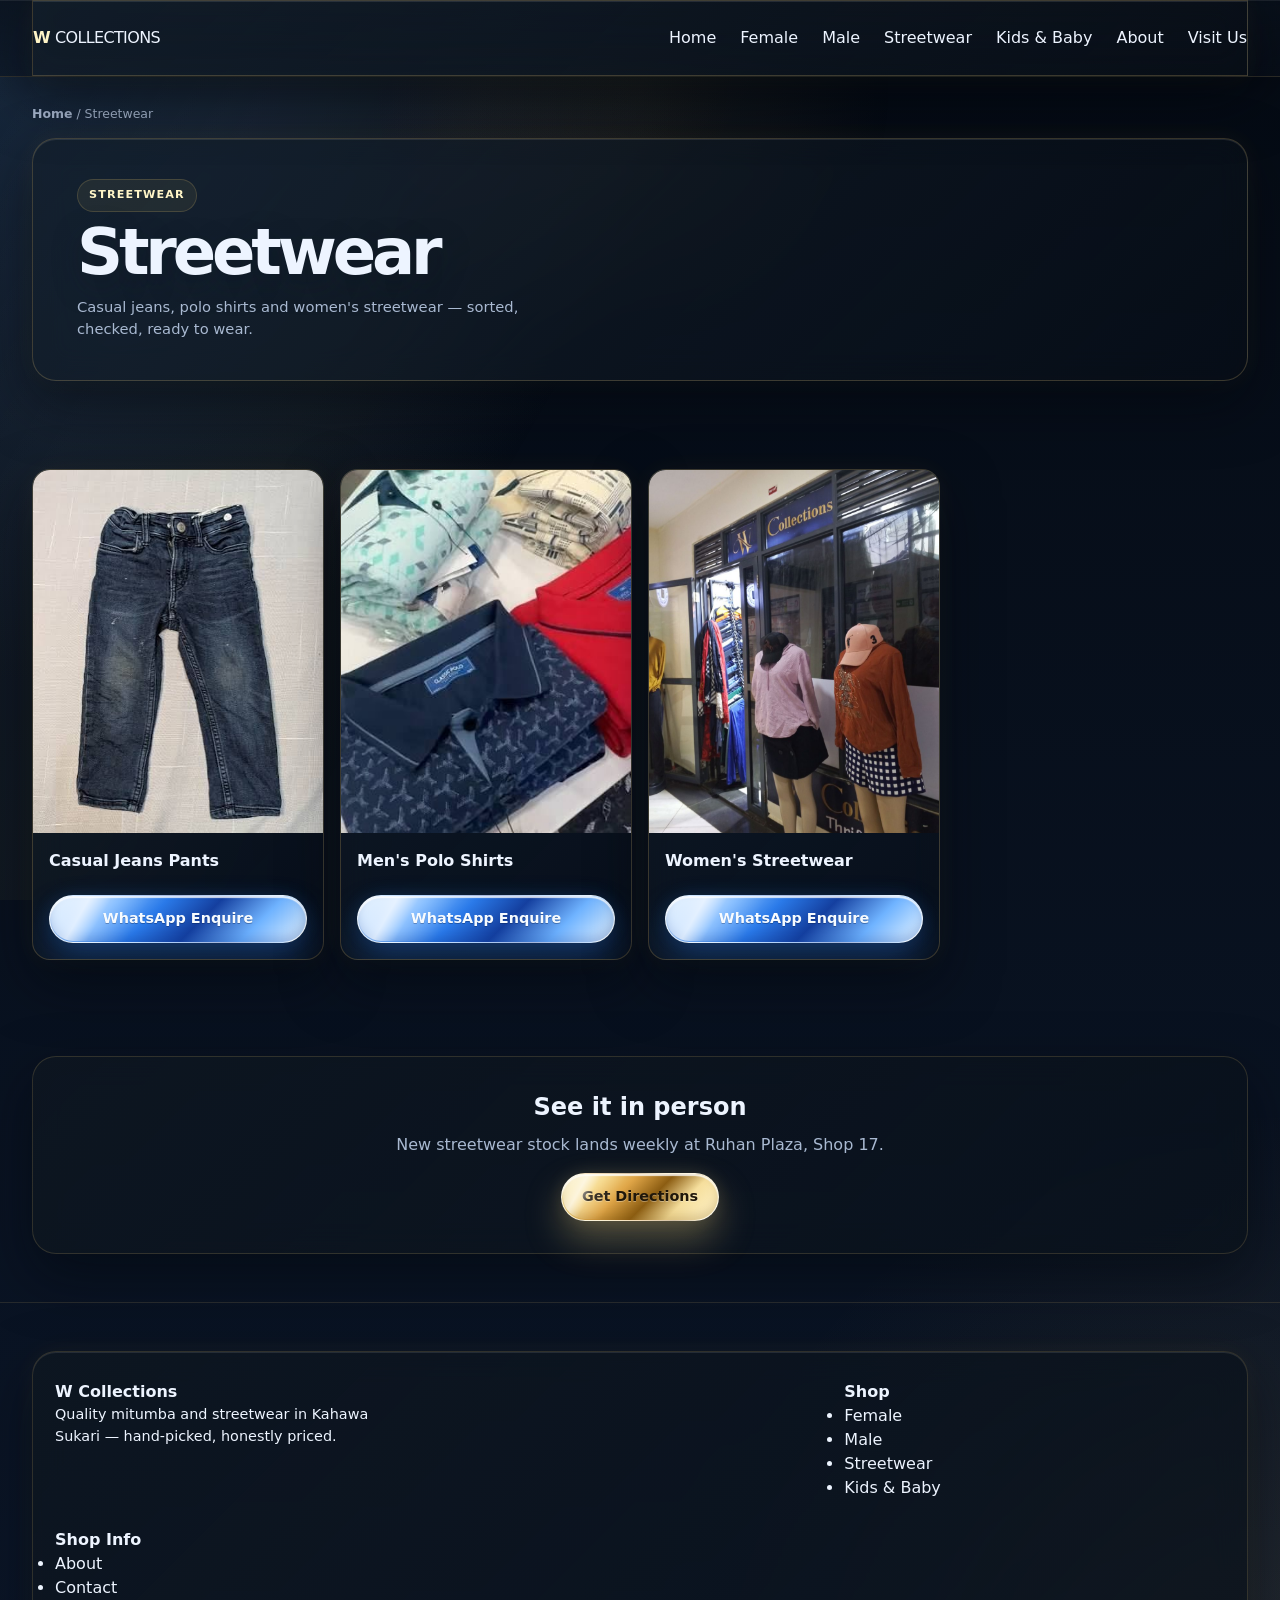
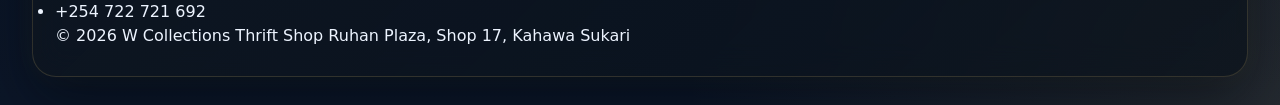
<file: streetwear.html>
<!DOCTYPE html>
<html lang="en">
<head>
<meta charset="UTF-8">
<meta name="viewport" content="width=device-width, initial-scale=1.0">
<title>Streetwear | W Collections Thrift Shop</title>
<meta name="description" content="Shop streetwear at W Collections Thrift Shop, Kahawa Sukari. Casual jeans, polo shirts and women's streetwear.">
<link rel="canonical" href="https://w-collections.vercel.app/streetwear.html">
<link rel="stylesheet" href="style.css">
</head>
<body class="theme-bright">
<div class="orb-mid" aria-hidden="true"></div>

<header class="site-header">
  <div class="container">
    <div class="nav-shell glass">
      <a href="index.html" class="logo">W <span>Collections</span></a>
      <nav>
        <ul>
          <li><a href="index.html">Home</a></li>
          <li><a href="womens-clothing.html">Female</a></li>
          <li><a href="mens-clothes.html">Male</a></li>
          <li><a href="streetwear.html" class="active">Streetwear</a></li>
          <li><a href="childrens-clothing.html">Kids & Baby</a></li>
          <li><a href="about.html">About</a></li>
          <li><a href="contact.html" class="nav-cta">Visit Us</a></li>
        </ul>
      </nav>
      <button class="nav-toggle" aria-label="Toggle menu">☰</button>
    </div>
  </div>
</header>

<main>
  <section class="hero">
    <div class="container">
      <div class="breadcrumb"><a href="index.html">Home</a> / Streetwear</div>
      <div class="hero-inner glass" style="text-align:left; padding:40px 44px;">
        <span class="hero-tag">Streetwear</span>
        <h1 style="font-size:clamp(1.8rem,4vw,2.8rem);">Streetwear</h1>
        <p class="lead" style="margin:0;">Casual jeans, polo shirts and women's streetwear — sorted, checked, ready to wear.</p>
      </div>
    </div>
  </section>

  <section class="section">
    <div class="container">
      <div class="product-grid">

<div class="product-card glass">
  <img loading="lazy" decoding="async" src="images/streetwear-2.jpg" alt="Casual Jeans Pants" class="product-image">
  <div class="p-body">
    <h4>Casual Jeans Pants</h4>
    <a class="btn btn-primary" href="https://wa.me/254722721692?text=Hi%20W%20Collections,%20I'm%20interested%20in%20the%20Casual%20Jeans%20Pants." target="_blank" rel="noopener">WhatsApp Enquire</a>
  </div>
</div>

<div class="product-card glass">
  <img loading="lazy" decoding="async" src="images/streetwear-4.jpg" alt="Men's Polo Shirts" class="product-image">
  <div class="p-body">
    <h4>Men's Polo Shirts</h4>
    <a class="btn btn-primary" href="https://wa.me/254722721692?text=Hi%20W%20Collections,%20I'm%20interested%20in%20the%20Men%27s%20Polo%20Shirts." target="_blank" rel="noopener">WhatsApp Enquire</a>
  </div>
</div>

<div class="product-card glass">
  <img loading="lazy" decoding="async" src="images/item3.jpg" alt="Women's Streetwear" class="product-image">
  <div class="p-body">
    <h4>Women's Streetwear</h4>
    <a class="btn btn-primary" href="https://wa.me/254722721692?text=Hi%20W%20Collections,%20I'm%20interested%20in%20the%20Women%27s%20Streetwear." target="_blank" rel="noopener">WhatsApp Enquire</a>
  </div>
</div>

</div>
    </div>
  </section>

  <section class="section">
    <div class="container">
      <div class="cta-band glass">
        <h2>See it in person</h2>
        <p>New streetwear stock lands weekly at Ruhan Plaza, Shop 17.</p>
        <a href="contact.html" class="btn btn-primary">Get Directions</a>
      </div>
    </div>
  </section>
</main>

<footer>
  <div class="container">
    <div class="footer-inner glass">
      <div class="footer-grid">
        <div>
          <h4>W Collections</h4>
          <p style="color:var(--text-muted); font-size:0.9rem; max-width:320px;">Quality mitumba and streetwear in Kahawa Sukari — hand-picked, honestly priced.</p>
        </div>
        <div>
          <h4>Shop</h4>
          <ul>
            <li><a href="womens-clothing.html">Female</a></li>
            <li><a href="mens-clothes.html">Male</a></li>
            <li><a href="streetwear.html">Streetwear</a></li>
            <li><a href="childrens-clothing.html">Kids & Baby</a></li>
          </ul>
        </div>
        <div>
          <h4>Shop Info</h4>
          <ul>
            <li><a href="about.html">About</a></li>
            <li><a href="contact.html">Contact</a></li>
            <li><a href="tel:+254722721692">+254 722 721 692</a></li>
          </ul>
        </div>
      </div>
      <div class="footer-bottom">
        <span>© 2026 W Collections Thrift Shop</span>
        <span>Ruhan Plaza, Shop 17, Kahawa Sukari</span>
      </div>
    </div>
  </div>
</footer>

<script src="script.js"></script>
</body>
</html>
</file>
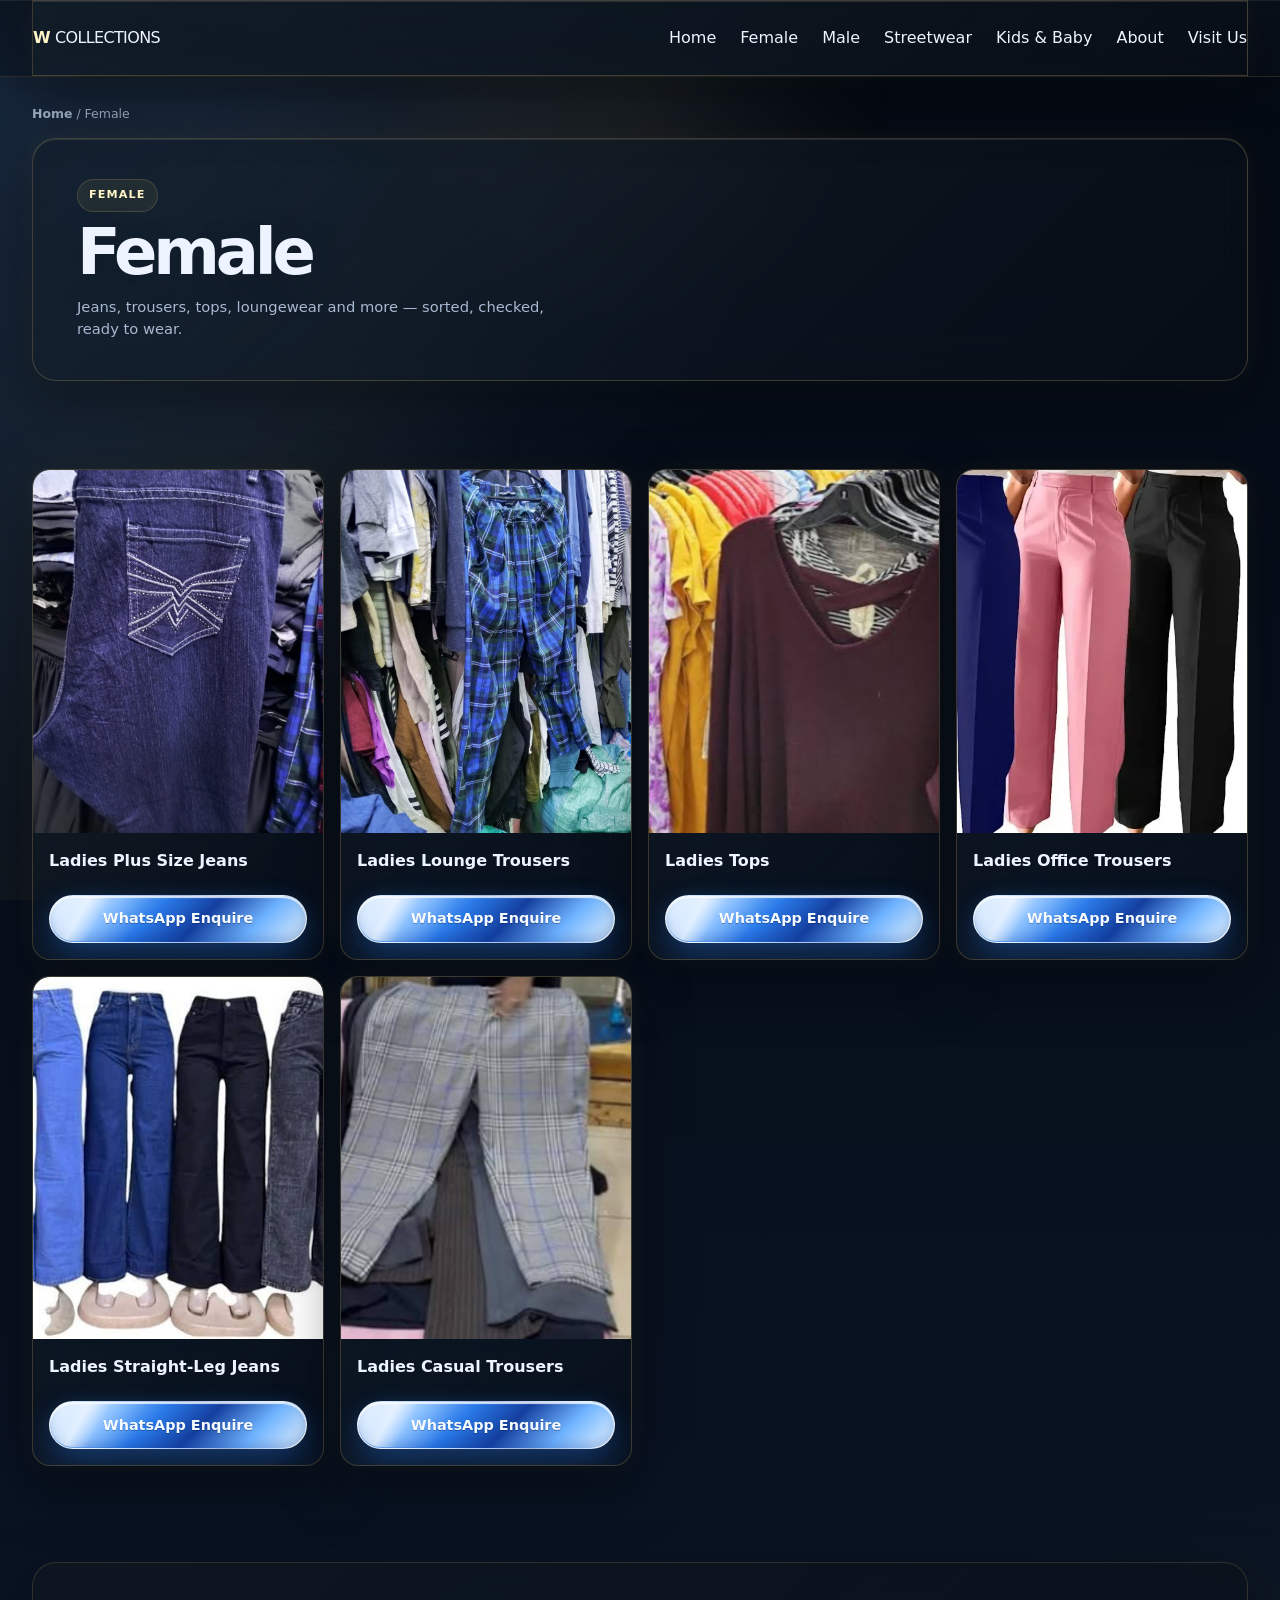
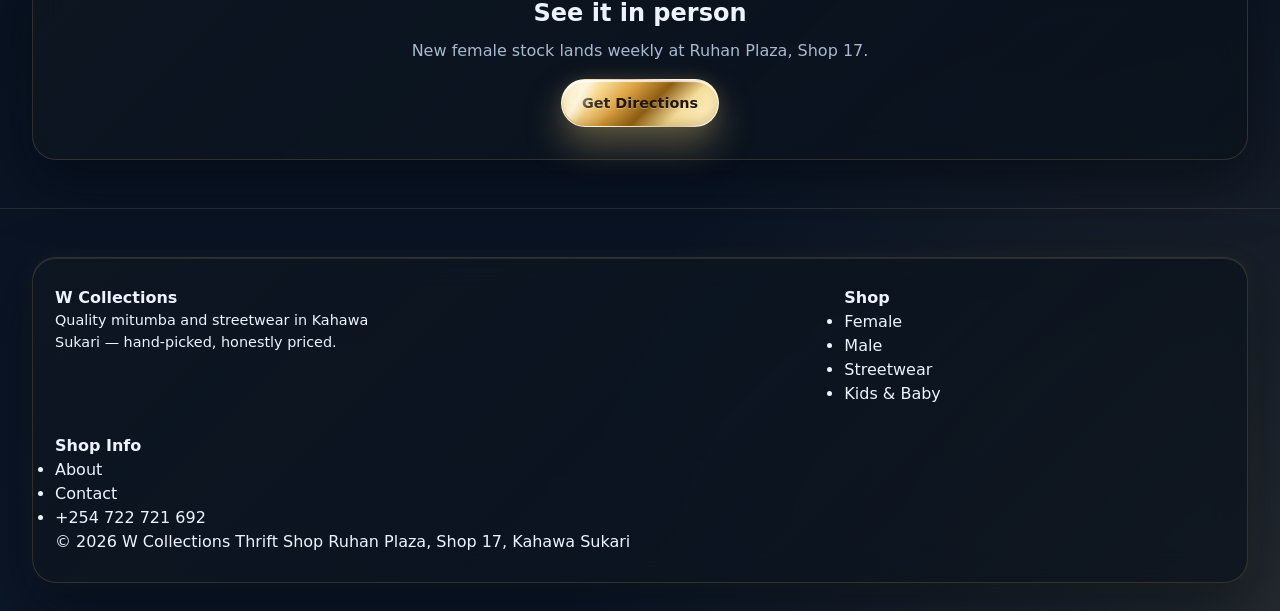
<file: womens-clothing.html>
<!DOCTYPE html>
<html lang="en">
<head>
<meta charset="UTF-8">
<meta name="viewport" content="width=device-width, initial-scale=1.0">
<title>Female Clothing | W Collections Thrift Shop</title>
<meta name="description" content="Shop female clothing at W Collections Thrift Shop, Kahawa Sukari. Jeans, trousers, tops, loungewear and more.">
<link rel="canonical" href="https://w-collections.vercel.app/womens-clothing.html">
<link rel="stylesheet" href="style.css">
</head>
<body class="theme-bright">
<div class="orb-mid" aria-hidden="true"></div>

<header class="site-header">
  <div class="container">
    <div class="nav-shell glass">
      <a href="index.html" class="logo">W <span>Collections</span></a>
      <nav>
        <ul>
          <li><a href="index.html">Home</a></li>
          <li><a href="womens-clothing.html" class="active">Female</a></li>
          <li><a href="mens-clothes.html">Male</a></li>
          <li><a href="streetwear.html">Streetwear</a></li>
          <li><a href="childrens-clothing.html">Kids & Baby</a></li>
          <li><a href="about.html">About</a></li>
          <li><a href="contact.html" class="nav-cta">Visit Us</a></li>
        </ul>
      </nav>
      <button class="nav-toggle" aria-label="Toggle menu">☰</button>
    </div>
  </div>
</header>

<main>
  <section class="hero">
    <div class="container">
      <div class="breadcrumb"><a href="index.html">Home</a> / Female</div>
      <div class="hero-inner glass" style="text-align:left; padding:40px 44px;">
        <span class="hero-tag">Female</span>
        <h1 style="font-size:clamp(1.8rem,4vw,2.8rem);">Female</h1>
        <p class="lead" style="margin:0;">Jeans, trousers, tops, loungewear and more — sorted, checked, ready to wear.</p>
      </div>
    </div>
  </section>

  <section class="section">
    <div class="container">
      <div class="product-grid">

<div class="product-card glass">
  <img loading="lazy" decoding="async" src="images/women-1.jpg" alt="Large size women's jeans" class="product-image">
  <div class="p-body">
    <h4>Ladies Plus Size Jeans</h4>
    <a class="btn btn-primary" href="https://wa.me/254722721692?text=Hi%20W%20Collections,%20I'm%20interested%20in%20the%20Plus%20Size%20Jeans." target="_blank" rel="noopener">WhatsApp Enquire</a>
  </div>
</div>

<div class="product-card glass">
  <img loading="lazy" decoding="async" src="images/women-2.jpg" alt="Women's loungewear trousers" class="product-image">
  <div class="p-body">
    <h4>Ladies Lounge Trousers</h4>
    <a class="btn btn-primary" href="https://wa.me/254722721692?text=Hi%20W%20Collections,%20I'm%20interested%20in%20the%20Loungewear%20Trousers." target="_blank" rel="noopener">WhatsApp Enquire</a>
  </div>
</div>

<div class="product-card glass">
  <img loading="lazy" decoding="async" src="images/women-3.png" alt="Women's tops" class="product-image">
  <div class="p-body">
    <h4>Ladies Tops</h4>
    <a class="btn btn-primary" href="https://wa.me/254722721692?text=Hi%20W%20Collections,%20I'm%20interested%20in%20the%20Women's%20Tops." target="_blank" rel="noopener">WhatsApp Enquire</a>
  </div>
</div>

<div class="product-card glass">
  <img loading="lazy" decoding="async" src="images/women-5.webp" alt="Women's office trousers" class="product-image">
  <div class="p-body">
    <h4>Ladies Office Trousers</h4>
    <a class="btn btn-primary" href="https://wa.me/254722721692?text=Hi%20W%20Collections,%20I'm%20interested%20in%20the%20Office%20Trousers." target="_blank" rel="noopener">WhatsApp Enquire</a>
  </div>
</div>

<div class="product-card glass">
  <img loading="lazy" decoding="async" src="images/women-6.jpg" alt="Women's straight leg jeans" class="product-image">
  <div class="p-body">
    <h4>Ladies Straight-Leg Jeans</h4>
    <a class="btn btn-primary" href="https://wa.me/254722721692?text=Hi%20W%20Collections,%20I'm%20interested%20in%20the%20Straight-Leg%20Jeans." target="_blank" rel="noopener">WhatsApp Enquire</a>
  </div>
</div>

<div class="product-card glass">
  <img loading="lazy" decoding="async" src="images/women-7.png" alt="Women's casual trousers" class="product-image">
  <div class="p-body">
    <h4>Ladies Casual Trousers</h4>
    <a class="btn btn-primary" href="https://wa.me/254722721692?text=Hi%20W%20Collections,%20I'm%20interested%20in%20the%20Casual%20Trousers." target="_blank" rel="noopener">WhatsApp Enquire</a>
  </div>
</div>

</div>
    </div>
  </section>

  <section class="section">
    <div class="container">
      <div class="cta-band glass">
        <h2>See it in person</h2>
        <p>New female stock lands weekly at Ruhan Plaza, Shop 17.</p>
        <a href="contact.html" class="btn btn-primary">Get Directions</a>
      </div>
    </div>
  </section>
</main>

<footer>
  <div class="container">
    <div class="footer-inner glass">
      <div class="footer-grid">
        <div>
          <h4>W Collections</h4>
          <p style="color:var(--text-muted); font-size:0.9rem; max-width:320px;">Quality mitumba and streetwear in Kahawa Sukari — hand-picked, honestly priced.</p>
        </div>
        <div>
          <h4>Shop</h4>
          <ul>
            <li><a href="womens-clothing.html">Female</a></li>
            <li><a href="mens-clothes.html">Male</a></li>
            <li><a href="streetwear.html">Streetwear</a></li>
            <li><a href="childrens-clothing.html">Kids & Baby</a></li>
          </ul>
        </div>
        <div>
          <h4>Shop Info</h4>
          <ul>
            <li><a href="about.html">About</a></li>
            <li><a href="contact.html">Contact</a></li>
            <li><a href="tel:+254722721692">+254 722 721 692</a></li>
          </ul>
        </div>
      </div>
      <div class="footer-bottom">
        <span>© 2026 W Collections Thrift Shop</span>
        <span>Ruhan Plaza, Shop 17, Kahawa Sukari</span>
      </div>
    </div>
  </div>
</footer>

<script src="script.js"></script>
</body>
</html>
</file>
<file: style.css>
:root{
  --bg:#050b14;
  --bg-deep:#0b1628;
  --bg-glow:#112033;
  --surface:rgba(15,25,37,.72);
  --surface-strong:rgba(19,31,46,.88);
  --surface-soft:rgba(23,38,53,.78);
  --text:#edf4ff;
  --muted:#a9b9d1;
  --line:rgba(240,211,138,.28);
  --accent:#ebc977;
  --accent-strong:#fff5c7;
  --accent-deep:#8d651b;
  --accent-soft:rgba(235,201,119,.12);
  --radius:24px;
  --shadow:0 22px 56px rgba(2,6,12,.5);
  --max:1280px;
}

*{
  box-sizing:border-box;
  margin:0;
  padding:0;
}

html{
  scroll-behavior:smooth;
}

body{
  font-family:Inter,system-ui,-apple-system,BlinkMacSystemFont,"Segoe UI",sans-serif;
  background:
    radial-gradient(circle at 12% 12%, rgba(43,64,87,.9), transparent 28%),
    radial-gradient(circle at 80% 85%, rgba(235,201,119,.18), transparent 26%),
    radial-gradient(circle at 50% 18%, rgba(41,69,101,.45), transparent 28%),
    linear-gradient(180deg, var(--bg) 0%, var(--bg-deep) 100%);
  color:var(--text);
  line-height:1.5;
  -webkit-font-smoothing:antialiased;
  position:relative;
}

body::before{
  content:"";
  position:fixed;
  inset:0;
  background:
    linear-gradient(120deg, transparent 0%, rgba(255,255,255,.04) 18%, rgba(235,201,119,.05) 30%, transparent 45%, transparent 100%),
    radial-gradient(circle at 50% 10%, rgba(235,201,119,.08), transparent 26%);
  opacity:.9;
  pointer-events:none;
  z-index:0;
  animation:luxurySweep 14s linear infinite;
}

main, header, footer, section, .container {
  position:relative;
  z-index:1;
}

img{
  display:block;
  width:100%;
  height:auto;
}

a{
  color:inherit;
  text-decoration:none;
}

button{
  font:inherit;
  border:0;
  cursor:pointer;
}

.container{
  width:min(calc(100% - 32px),var(--max));
  margin-inline:auto;
}

/* HEADER */

.site-header{
  position:sticky;
  top:0;
  z-index:100;
  background:linear-gradient(180deg, rgba(10,17,27,.82), rgba(10,17,27,.54));
  backdrop-filter:blur(22px) saturate(1.2);
  -webkit-backdrop-filter:blur(22px) saturate(1.2);
  border-bottom:1px solid rgba(235,201,119,.16);
  box-shadow:0 10px 30px rgba(3,7,12,.18), inset 0 1px 0 rgba(255,255,255,.08);
}

.nav{
  min-height:68px;
  display:flex;
  align-items:center;
  justify-content:space-between;
  gap:16px;
}

.nav .logo {
  display:flex;
  align-items:center;
  justify-content:flex-start;
  max-width:100%;
}

.logo{
  font-size:1rem;
  font-weight:800;
  letter-spacing:-.06em;
  color:var(--text);
  text-transform:uppercase;
}

.logo::first-letter{
  color:var(--accent-strong);
}

.brand-header{
  display:inline-flex;
  align-items:center;
  gap:8px;
  line-height:1;
  min-height:52px;
  transform:translateY(-0.4cm);
}

.brand-image-box{
  width:76px;
  height:20px;
  display:grid;
  place-items:center;
  border-radius:8px;
  background:transparent;
  border:0;
  box-shadow:none;
  overflow:visible;
  padding:0;
  flex-shrink:0;
}

.brand-logo{
  width:100%;
  height:100%;
  object-fit:contain;
  display:block;
  filter:drop-shadow(0 0 8px rgba(235,201,119,.08));
}

.brand-wordmark{
  font-size:2.4rem;
  font-weight:800;
  letter-spacing:.06em;
  text-transform:uppercase;
  color:var(--accent-strong);
  text-shadow:0 0 12px rgba(235,201,119,.1);
  white-space:nowrap;
  line-height:.9;
  position:relative;
  top:0.4cm;
}

.nav-links{
  display:none;
}

.menu-btn{
  width:42px;
  height:42px;
  display:grid;
  place-items:center;
  background:linear-gradient(135deg, rgba(18,29,41,.88), rgba(11,17,27,.6));
  border:1px solid var(--line);
  border-radius:50%;
  color:var(--text);
  box-shadow:inset 0 1px 0 rgba(255,255,255,.08), 0 8px 18px rgba(5,10,17,.26);
  transform:translateX(-0.6cm);
}

/* HERO */

.hero{
  padding:42px 0 24px;
}

.hero-grid{
  display:grid;
  gap:20px;
}

.hero-copy{
  padding:12px 0;
}

.eyebrow{
  display:inline-flex;
  margin-bottom:14px;
  font-size:.72rem;
  font-weight:800;
  letter-spacing:.12em;
  text-transform:uppercase;
  color:var(--accent-strong);
  background:linear-gradient(135deg, rgba(247,228,173,.14), rgba(173,118,31,.1));
  border:1px solid rgba(255,217,132,.38);
  box-shadow:inset 0 1px 0 rgba(255,255,255,.18), 0 0 18px rgba(216,183,106,.12);
  padding:8px 12px;
  border-radius:999px;
}

.hero h1{
  max-width:700px;
  font-size:clamp(2.8rem,14vw,6rem);
  line-height:.9;
  letter-spacing:-.075em;
  font-weight:850;
  color:var(--text);
  text-shadow:0 10px 30px rgba(17,26,37,.35);
}

.hero p{
  max-width:500px;
  margin-top:20px;
  color:var(--muted);
  font-size:.98rem;
}

.hero-actions{
  display:flex;
  flex-wrap:wrap;
  gap:10px;
  margin-top:24px;
}

.btn{
  min-height:48px;
  padding:0 20px;
  display:inline-flex;
  align-items:center;
  justify-content:center;
  border-radius:999px;
  font-size:.9rem;
  font-weight:750;
  transition:transform .2s ease, box-shadow .2s ease, border-color .2s ease, filter .2s ease;
  position:relative;
  overflow:hidden;
}

.btn:hover,
.btn:focus-visible{
  transform:translateY(-2px);
  filter:saturate(1.08);
}

.btn-primary{
  background:linear-gradient(135deg, #fffef8 0%, #f9e7a6 12%, #f5d580 23%, #dfa547 38%, #8c5d12 56%, #f6df9d 74%, #fff5d0 100%);
  color:#20170a;
  border:1px solid rgba(255,255,255,.62);
  box-shadow:0 18px 36px rgba(235,201,119,.34), inset 0 2px 1px rgba(255,255,255,.8), inset 0 -5px 10px rgba(135,93,17,.26), 0 0 18px rgba(235,201,119,.12);
  text-shadow:0 1px 0 rgba(255,255,255,.3);
}

.btn-primary::before{
  content:"";
  position:absolute;
  inset:1px;
  border-radius:inherit;
  background:linear-gradient(120deg, transparent 0%, rgba(255,255,255,.72) 14%, rgba(255,255,255,.16) 22%, transparent 36%, transparent 100%);
  opacity:.95;
  animation:goldShimmer 4.8s ease-in-out infinite;
}

.btn-primary:hover,
.btn-primary:focus-visible{
  box-shadow:0 18px 36px rgba(235,201,119,.38), inset 0 2px 1px rgba(255,255,255,.8), inset 0 -4px 8px rgba(135,93,17,.3);
}

a[href^="https://wa.me/"],
a[href^="https://api.whatsapp.com/"]{
  background:linear-gradient(135deg, #eef8ff 0%, #bddcff 12%, #7bb8ff 24%, #2a7ae9 40%, #143f9f 58%, #6fb3ff 78%, #edf8ff 100%);
  color:#f6fbff;
  border:1px solid rgba(255,255,255,.62);
  box-shadow:0 18px 36px rgba(42,122,233,.32), inset 0 2px 1px rgba(255,255,255,.8), inset 0 -5px 10px rgba(17,61,156,.26), 0 0 18px rgba(42,122,233,.12);
  text-shadow:0 1px 0 rgba(8,28,70,.34);
}

a[href^="https://wa.me/"]::before,
a[href^="https://api.whatsapp.com/"]::before{
  background:linear-gradient(120deg, transparent 0%, rgba(255,255,255,.72) 14%, rgba(255,255,255,.16) 22%, transparent 36%, transparent 100%);
  opacity:.95;
}

a[href^="https://wa.me/"]:hover,
a[href^="https://wa.me/"]:focus-visible,
a[href^="https://api.whatsapp.com/"]:hover,
a[href^="https://api.whatsapp.com/"]:focus-visible{
  box-shadow:0 18px 36px rgba(42,122,233,.38), inset 0 2px 1px rgba(255,255,255,.8), inset 0 -4px 8px rgba(17,61,156,.32);
}

.btn-secondary{
  background:rgba(10,16,24,.45);
  border:1px solid rgba(235,201,119,.24);
  color:var(--text);
  backdrop-filter:blur(12px);
}

.btn-secondary:hover,
.btn-secondary:focus-visible{
  border-color:rgba(235,201,119,.45);
  box-shadow:0 0 18px rgba(235,201,119,.08);
}

/* HERO IMAGE */

.hero-media{
  overflow:hidden;
  border-radius:var(--radius);
  background:linear-gradient(135deg, rgba(18,28,40,.8), rgba(8,12,18,.52));
  min-height:360px;
  border:1px solid rgba(235,201,119,.22);
  box-shadow:var(--shadow), inset 0 1px 0 rgba(255,255,255,.08);
  position:relative;
}

.hero-media::before{
  content:"";
  position:absolute;
  inset:0;
  background:linear-gradient(120deg, rgba(255,255,255,.18), transparent 20%, transparent 62%, rgba(235,201,119,.12));
  pointer-events:none;
}

.hero-media img{
  width:100%;
  height:100%;
  min-height:360px;
  object-fit:cover;
  filter:saturate(1.08) contrast(1.08);
}

/* SECTIONS */

.section{
  padding:48px 0;
}

.section-heading{
  display:flex;
  align-items:end;
  justify-content:space-between;
  gap:16px;
  margin-bottom:20px;
}

.section-heading h2{
  font-size:1.8rem;
  letter-spacing:-.05em;
  color:var(--text);
}

.section-heading a{
  font-size:.82rem;
  font-weight:750;
  color:var(--accent-strong);
}

/* CATEGORY CARDS */

.category-grid{
  display:grid;
  grid-template-columns:repeat(2,1fr);
  gap:12px;
}

.category-card{
  position:relative;
  min-height:190px;
  overflow:hidden;
  border-radius:20px;
  background:linear-gradient(135deg, rgba(14,24,34,.78), rgba(10,17,25,.52));
  border:1px solid rgba(235,201,119,.18);
  box-shadow:var(--shadow), inset 0 1px 0 rgba(255,255,255,.08);
  transition:transform .25s ease, box-shadow .25s ease, border-color .25s ease;
}

.category-card::before{
  content:"";
  position:absolute;
  inset:0;
  background:linear-gradient(120deg, rgba(255,255,255,.18), transparent 20%, transparent 65%, rgba(235,201,119,.14));
  z-index:1;
  pointer-events:none;
}

.category-card::after{
  content:"";
  position:absolute;
  inset:0;
  background:linear-gradient(180deg, transparent 35%, rgba(7,11,16,.74) 100%);
}

.category-card:hover,
.category-card:focus-visible{
  transform:translateY(-3px);
  border-color:rgba(235,201,119,.4);
  box-shadow:0 20px 44px rgba(11,17,24,.38), inset 0 1px 0 rgba(255,255,255,.1);
}

.category-card img{
  height:100%;
  object-fit:cover;
  filter:saturate(1.1) contrast(1.05);
}

.category-card span{
  position:absolute;
  left:12px;
  bottom:12px;
  z-index:1;
  padding:8px 12px;
  border-radius:999px;
  background:linear-gradient(135deg, rgba(18,29,41,.8), rgba(10,15,22,.56));
  border:1px solid rgba(255,216,124,.25);
  color:var(--text);
  font-size:.78rem;
  font-weight:800;
  backdrop-filter:blur(12px);
  box-shadow:inset 0 1px 0 rgba(255,255,255,.12), 0 0 18px rgba(216,183,106,.08);
}

/* OFFERS */

.offers{
  background:linear-gradient(135deg, rgba(11,18,28,.96), rgba(16,24,35,.86));
  border:1px solid rgba(216,183,106,.22);
  border-radius:28px;
  padding:28px 22px;
  box-shadow:var(--shadow);
  color:#fff;
}

.offers .eyebrow{
  color:var(--accent-strong);
  background:rgba(216,183,106,.08);
  border-color:rgba(216,183,106,.18);
}

.offers h2{
  font-size:2.2rem;
  line-height:1;
  letter-spacing:-.06em;
}

.countdown{
  display:grid;
  grid-template-columns:repeat(4,1fr);
  gap:7px;
  margin-top:24px;
}

.countdown-item{
  padding:12px 5px;
  text-align:center;
  border:1px solid rgba(235,201,119,.2);
  border-radius:14px;
  background:linear-gradient(135deg, rgba(255,255,255,.05), rgba(15,24,34,.38));
  box-shadow:inset 0 1px 0 rgba(255,255,255,.08), 0 0 18px rgba(235,201,119,.06);
}

.countdown-item strong{
  display:block;
  font-size:1.3rem;
  color:var(--accent-strong);
  text-shadow:0 0 18px rgba(255,218,120,.38);
}

.countdown-item span{
  font-size:.62rem;
  color:#c0cbe0;
  text-transform:uppercase;
}

/* FOOTER */

footer{
  padding:48px 0 28px;
  border-top:1px solid rgba(216,183,106,.14);
}

.footer-grid{
  display:grid;
  gap:28px;
}

.footer-title{
  font-weight:850;
  margin-bottom:8px;
  color:var(--text);
}

.footer-text{
  color:var(--muted);
  font-size:.9rem;
}

.footer-links{
  display:flex;
  flex-wrap:wrap;
  gap:14px;
  font-size:.85rem;
  font-weight:650;
  color:var(--muted);
}

.footer-links a:hover,
.footer-links a:focus-visible{
  color:var(--accent-strong);
}

.copyright{
  margin-top:30px;
  color:var(--muted);
  font-size:.75rem;
}

/* DESKTOP */

@media (min-width:768px){
  .container{
    width:min(calc(100% - 64px),var(--max));
  }

  .nav{
    min-height:76px;
  }

  .menu-btn{
    display:none;
  }

  .nav-links{
    display:flex;
    align-items:center;
    gap:26px;
    font-size:.82rem;
    font-weight:700;
  }

  .hero{
    padding:72px 0 40px;
  }

  .hero-grid{
    grid-template-columns:1fr 1fr;
    align-items:center;
    gap:48px;
  }

  .hero-media,
  .hero-media img{
    min-height:560px;
  }

  .category-grid{
    grid-template-columns:repeat(4,1fr);
  }

  .category-card{
    min-height:300px;
  }

  .offers{
    padding:48px;
  }

  .footer-grid{
    grid-template-columns:2fr 1fr;
  }
}

/* MOBILE NAVIGATION */

.menu-btn{
  position:relative;
  z-index:120;
  transform:translateX(-0.6cm);
}

.mobile-menu{
  position:fixed;
  inset:68px 12px auto;
  z-index:110;
  padding:18px;
  background:rgba(8,13,20,.76);
  backdrop-filter:blur(20px);
  -webkit-backdrop-filter:blur(20px);
  border:1px solid rgba(216,183,106,.18);
  border-radius:22px;
  box-shadow:0 20px 50px rgba(0,0,0,.32);
  display:none;
}

.mobile-menu.is-open{
  display:grid;
  gap:4px;
}

.mobile-menu a{
  padding:15px 12px;
  border-radius:12px;
  font-size:1rem;
  font-weight:750;
  color:var(--text);
  transition:background .2s ease, transform .2s ease, border-color .2s ease;
}

.mobile-menu a:hover,
.mobile-menu a:focus-visible{
  background:rgba(216,183,106,.08);
  border:1px solid rgba(235,201,119,.2);
  transform:translateX(2px);
}

@media (min-width:768px){
  .mobile-menu{
    display:none !important;
  }
}

@keyframes goldShimmer {
  0%, 100% {
    transform:translateX(-28%) skewX(-18deg);
    opacity:.3;
  }
  25% {
    opacity:.9;
  }
  50% {
    transform:translateX(40%) skewX(-18deg);
    opacity:.65;
  }
  75% {
    opacity:.9;
  }
}

@keyframes luxurySweep {
  0% {
    transform:translateX(-18%) translateY(0);
    opacity:0;
  }
  15% {
    opacity:.7;
  }
  50% {
    transform:translateX(8%) translateY(0);
    opacity:.35;
  }
  100% {
    transform:translateX(18%) translateY(0);
    opacity:0;
  }
}

/* SHOP / CATEGORY PAGES */

body.theme-dark,
body.theme-bright,
body.kids-page{
  background:
    radial-gradient(circle at top left, rgba(31,52,77,.78), transparent 32%),
    radial-gradient(circle at bottom right, rgba(216,183,106,.12), transparent 28%),
    linear-gradient(180deg, var(--bg) 0%, var(--bg-deep) 100%);
  color:var(--text);
}

.orb-mid{
  display:none;
}

.nav-shell{
  min-height:68px;
  display:flex;
  align-items:center;
  justify-content:space-between;
  gap:16px;
  width:100%;
}

.nav-shell .logo{
  font-size:1rem;
  font-weight:800;
  letter-spacing:-.04em;
}

.nav-shell .logo span{
  font-weight:500;
}

.nav-shell ul{
  display:none;
  list-style:none;
}

.nav-shell .nav-toggle{
  width:42px;
  height:42px;
  display:grid;
  place-items:center;
  background:var(--surface);
  border:1px solid var(--line);
  border-radius:50%;
}

.hero{
  padding-top:28px;
}

.breadcrumb{
  margin-bottom:14px;
  color:var(--muted);
  font-size:.78rem;
}

.breadcrumb a{
  font-weight:700;
}

.hero-inner{
  padding:26px 22px !important;
  background:linear-gradient(135deg, rgba(14,22,32,.9), rgba(10,17,25,.72));
  border:1px solid rgba(216,183,106,.2);
  border-radius:var(--radius);
  box-shadow:var(--shadow);
}

.hero-tag{
  display:inline-flex;
  margin-bottom:10px;
  padding:7px 11px;
  border-radius:999px;
  background:rgba(216,183,106,.08);
  border:1px solid rgba(216,183,106,.2);
  color:var(--accent-strong);
  font-size:.7rem;
  font-weight:800;
  text-transform:uppercase;
  letter-spacing:.1em;
}

.hero-inner h1{
  font-size:clamp(2.2rem,10vw,4rem) !important;
  line-height:.95;
  letter-spacing:-.065em;
  color:var(--text);
}

.hero-inner .lead{
  margin-top:14px !important;
  color:var(--muted);
  font-size:.92rem;
}

.product-grid{
  display:grid;
  grid-template-columns:repeat(2,minmax(0,1fr));
  gap:10px;
}

.product-card{
  overflow:hidden;
  background:linear-gradient(135deg, rgba(14,22,32,.9), rgba(10,17,25,.72));
  border:1px solid rgba(216,183,106,.18);
  border-radius:18px;
  box-shadow:var(--shadow);
}

.product-card .thumb{
  min-height:170px;
  display:grid;
  place-items:center;
  font-size:3rem;
  font-weight:850;
  background:var(--surface-soft);
}

.product-card .p-body{
  padding:13px;
}

.product-card .price{
  display:block;
  font-size:.95rem;
  font-weight:850;
}

.product-card h3,
.product-card .name{
  margin-top:5px;
  font-size:.82rem;
  line-height:1.2;
}

.product-card p{
  margin-top:5px;
  color:var(--muted);
  font-size:.75rem;
}

.product-card .btn,
.product-card a{
  margin-top:10px;
}

@media (min-width:768px){

  .nav-shell{
    min-height:76px;
  }

  .nav-shell ul{
    display:flex;
    align-items:center;
    gap:24px;
  }

  .nav-shell .nav-toggle{
    display:none;
  }

  .product-grid{
    grid-template-columns:repeat(3,minmax(0,1fr));
    gap:16px;
  }

  .product-card .thumb{
    min-height:280px;
  }

  .hero-inner{
    padding:40px 44px !important;
  }
}

@media (min-width:1100px){
  .product-grid{
    grid-template-columns:repeat(4,minmax(0,1fr));
  }
}

/* ===== Inventory Cards ===== */

.product-card img,
.product-image{
  display:block;
  width:100%;
  aspect-ratio:4/5;
  object-fit:cover;
  border-radius:16px 16px 0 0;
}

.product-card{
  overflow:hidden;
}

.product-card .p-body{
  display:flex;
  flex-direction:column;
  gap:.75rem;
  padding:1rem;
}

.product-card h4{
  margin:0;
  font-size:1rem;
  font-weight:600;
}

.product-card .btn{
  width:100%;
  justify-content:center;
}

.product-card .price{
  display:none;
}


/* ============================
   GLASS UTILITY (missing since 0b853d0 — never re-added
   after the mobile-first stylesheet rewrite)
   Placed at end of file on purpose: same specificity as
   .hero-inner/.product-card, so source order lets this win
   on background/border without touching border-radius or
   box-shadow (product-card intentionally sets box-shadow:none
   — don't fight that).
   ============================ */
.glass{
  background:linear-gradient(135deg, rgba(20,31,43,.78), rgba(9,14,20,.54));
  -webkit-backdrop-filter:blur(16px) saturate(1.35);
  backdrop-filter:blur(16px) saturate(1.35);
  border:1px solid rgba(235,201,119,.22);
  box-shadow:var(--shadow), inset 0 1px 0 rgba(255,255,255,.1), 0 0 26px rgba(235,201,119,.06);
}

/* ============================
   ABOUT PAGE — these classes had no CSS at all, glass or
   otherwise. Adding base structure, not just glass.
   ============================ */
.split{
  display:grid;
  gap:24px;
  border-radius:var(--radius);
  box-shadow:var(--shadow);
}
@media (min-width:768px){
  .split{grid-template-columns:1fr 1fr; align-items:center;}
}
.stat-row{
  display:grid;
  grid-template-columns:repeat(3,1fr);
  gap:16px;
  padding:24px;
  border-radius:var(--radius);
  box-shadow:var(--shadow);
  text-align:center;
  background:linear-gradient(135deg, rgba(14,22,32,.9), rgba(10,17,25,.72));
  border:1px solid rgba(216,183,106,.18);
}
.stat-row .stat b{display:block; font-size:1.4rem; color:var(--accent-strong);}
.stat-row .stat span{color:var(--muted); font-size:.8rem;}
.cta-band{
  padding:32px 24px;
  border-radius:var(--radius);
  box-shadow:var(--shadow);
  text-align:center;
  background:linear-gradient(135deg, rgba(14,22,32,.9), rgba(10,17,25,.72));
  border:1px solid rgba(216,183,106,.18);
}
.cta-band h2{margin-bottom:8px; color:var(--text);}
.cta-band p{color:var(--muted); margin-bottom:16px;}
.footer-inner{
  padding:28px 22px;
  border-radius:var(--radius);
  background:linear-gradient(135deg, rgba(14,22,32,.9), rgba(10,17,25,.72));
  border:1px solid rgba(216,183,106,.18);
}

/* ============================
   CONTACT PAGE — same situation.
   ============================ */
.contact-grid{
  display:grid;
  gap:20px;
}
@media (min-width:768px){
  .contact-grid{grid-template-columns:1fr 1fr;}
}
.info-list{list-style:none; display:grid; gap:18px;}
.info-list li{display:flex; gap:12px; align-items:flex-start;}
.info-list .ic{font-size:1.3rem;}
.form-row{margin-bottom:14px; display:grid; gap:6px;}
.form-row input, .form-row textarea{
  padding:10px 12px;
  border:1px solid rgba(216,183,106,.22);
  border-radius:12px;
  font:inherit;
  color:var(--text);
  background:rgba(10,17,25,.5);
}
.form-row input::placeholder, .form-row textarea::placeholder{color:var(--muted);}
.map-embed{border-radius:var(--radius); overflow:hidden; height:280px; border:1px solid rgba(216,183,106,.18); box-shadow:var(--shadow);}
.map-embed iframe{width:100%; height:100%; border:0; filter:grayscale(1) contrast(1.15) brightness(.8);}

/* Compact category cards */
.category-grid{
  display:grid;
  grid-template-columns:repeat(2,minmax(0,1fr));
  gap:8px;
  margin-top:22px;
}

.category-card{
  position:relative;
  min-height:58px;
  display:flex;
  align-items:center;
  padding:14px 15px;
  overflow:hidden;
  text-decoration:none;
  color:inherit;
  border:1px solid rgba(201,162,39,.24);
  border-radius:14px;
  background:linear-gradient(145deg,rgba(7,27,69,.96),rgba(5,18,46,.92));
  box-shadow:0 8px 22px rgba(7,27,69,.12);
  transition:transform .2s ease,border-color .2s ease,box-shadow .2s ease;
}

.category-card:hover{
  transform:translateY(-2px);
  border-color:rgba(201,162,39,.65);
  box-shadow:0 12px 28px rgba(7,27,69,.18);
}

.category-card strong{
  font-family:"Archivo Black",sans-serif;
  font-size:.82rem;
  line-height:1.15;
  letter-spacing:-.02em;
}

.category-index{
  display:none;
}

.category-arrow{
  margin-left:auto;
  font-size:1rem;
  color:var(--gold,#C9A227);
}

.category-card--primary{
  min-height:74px;
  padding:17px;
}

.category-card--primary strong{
  font-size:1.05rem;
}

@media (min-width:700px){
  .category-grid{
    grid-template-columns:repeat(4,minmax(0,1fr));
    gap:10px;
  }

  .category-card{
    min-height:72px;
  }

  .category-card--primary{
    min-height:92px;
  }
}
</file>
